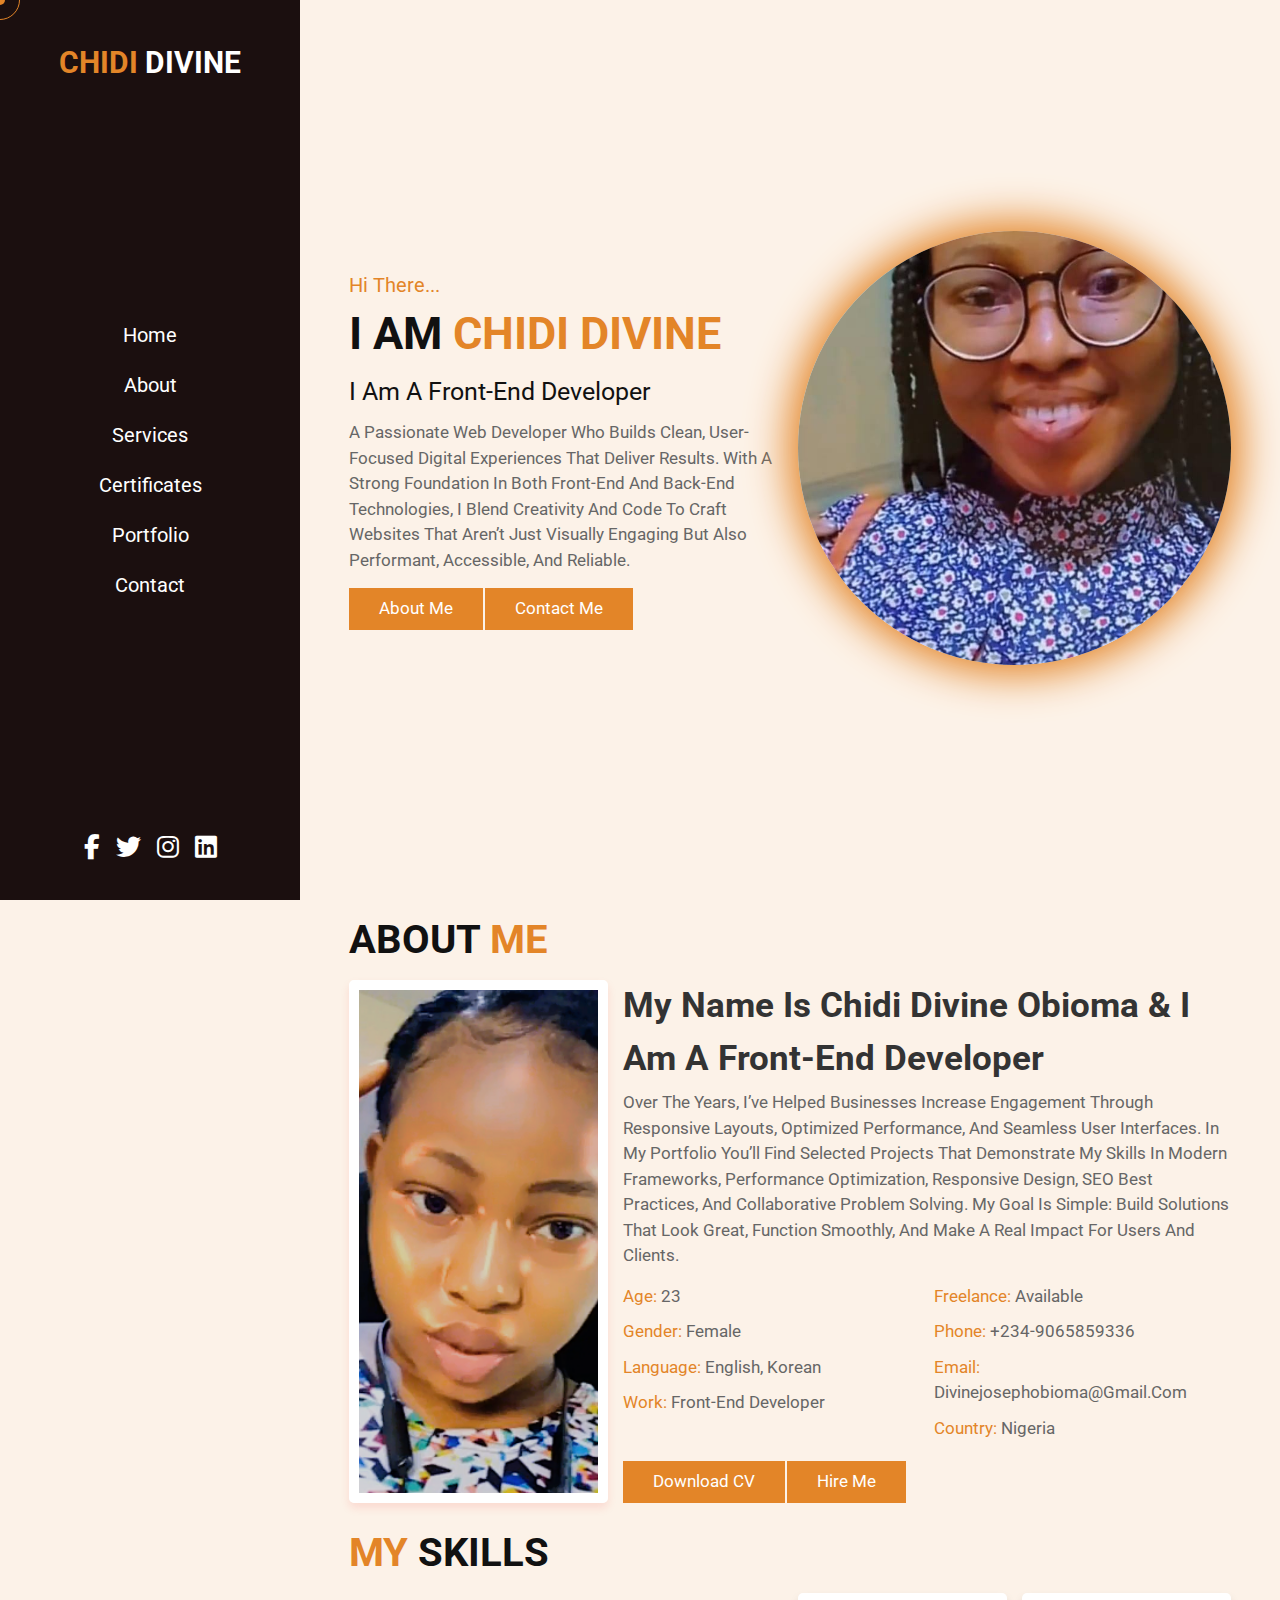
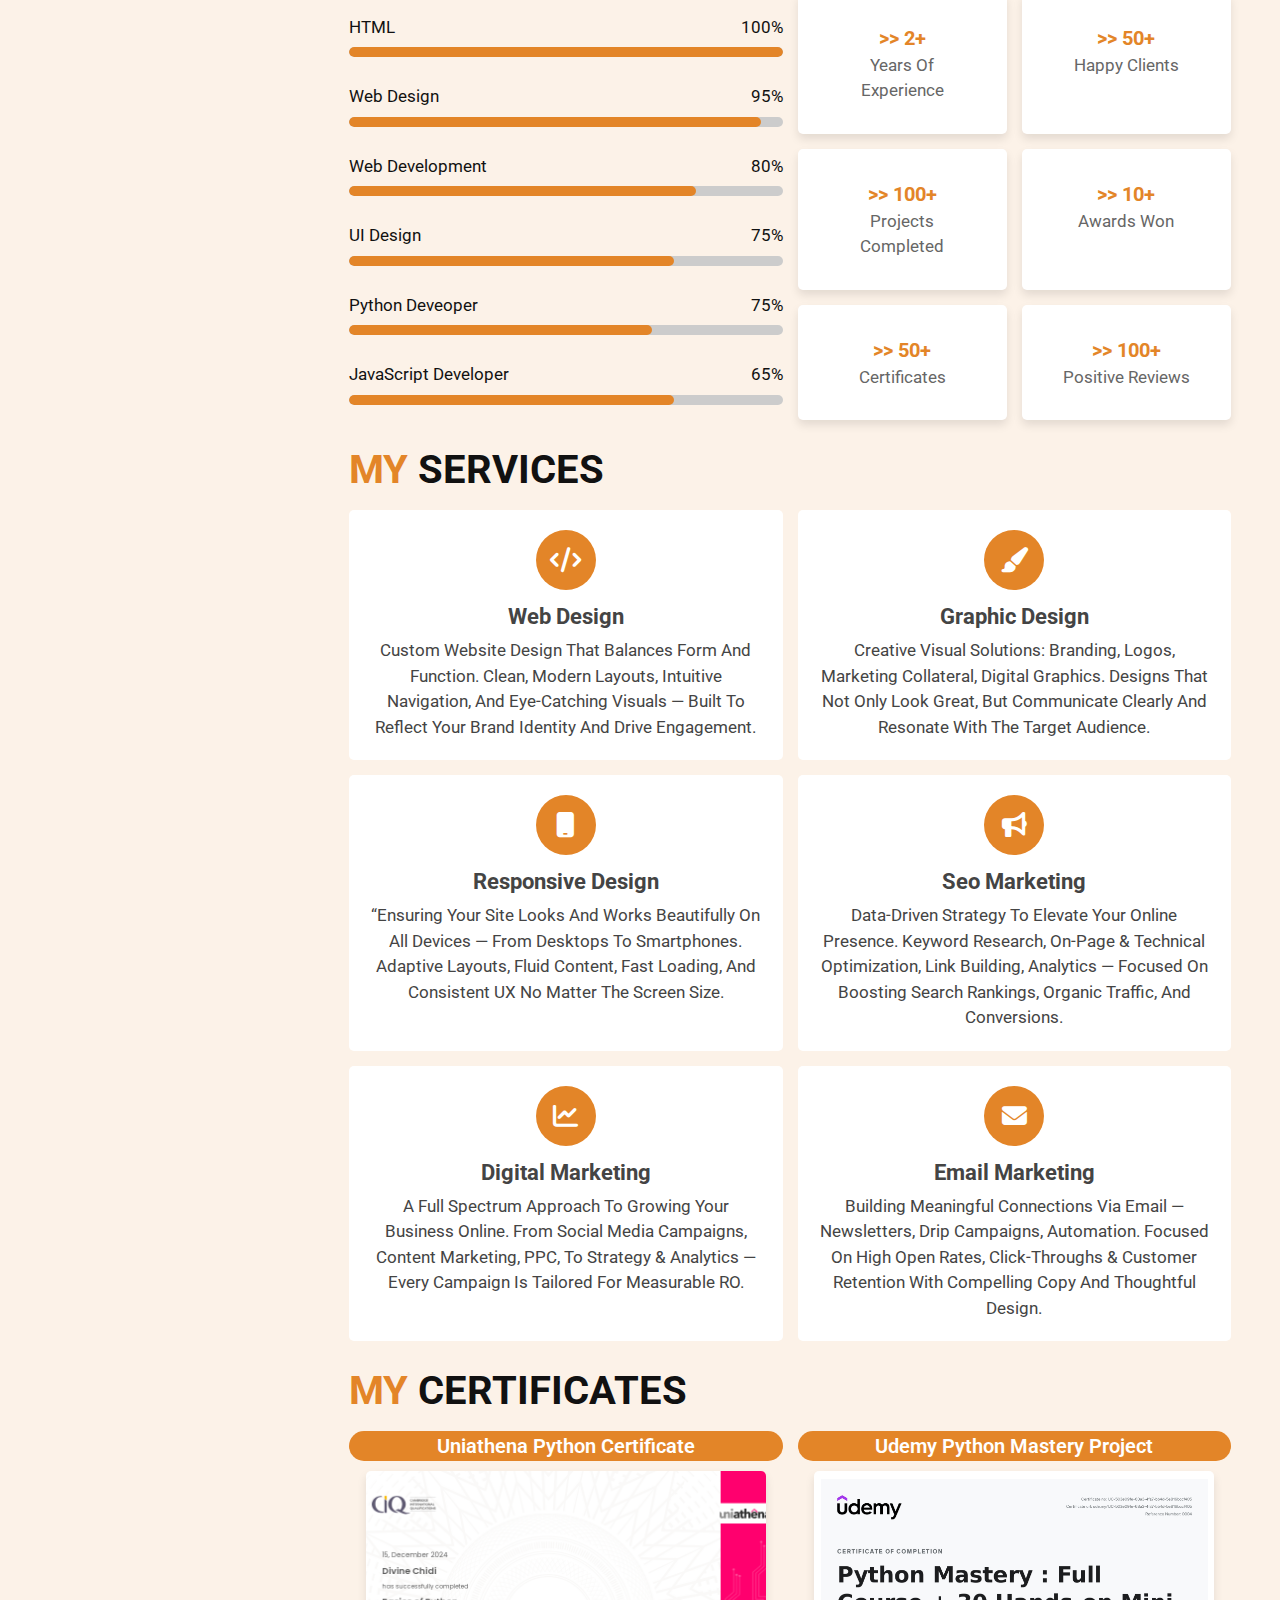
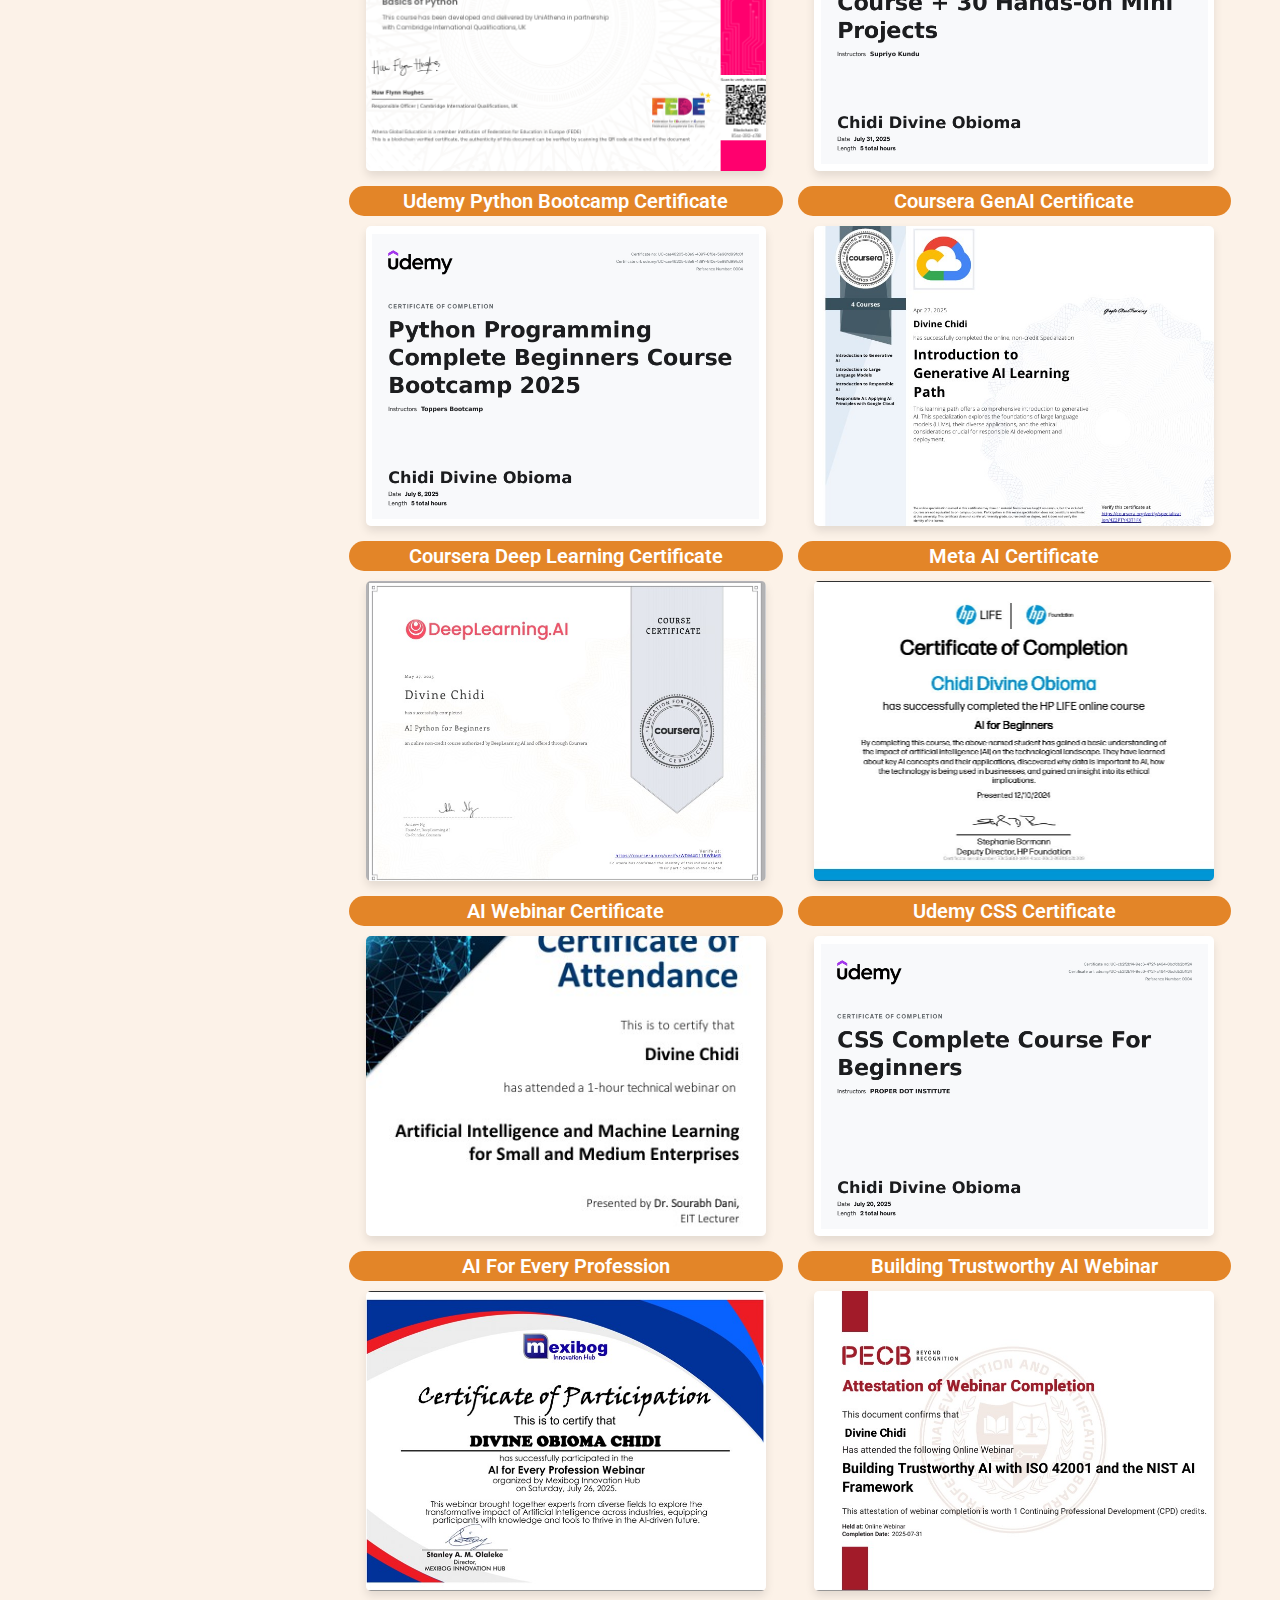
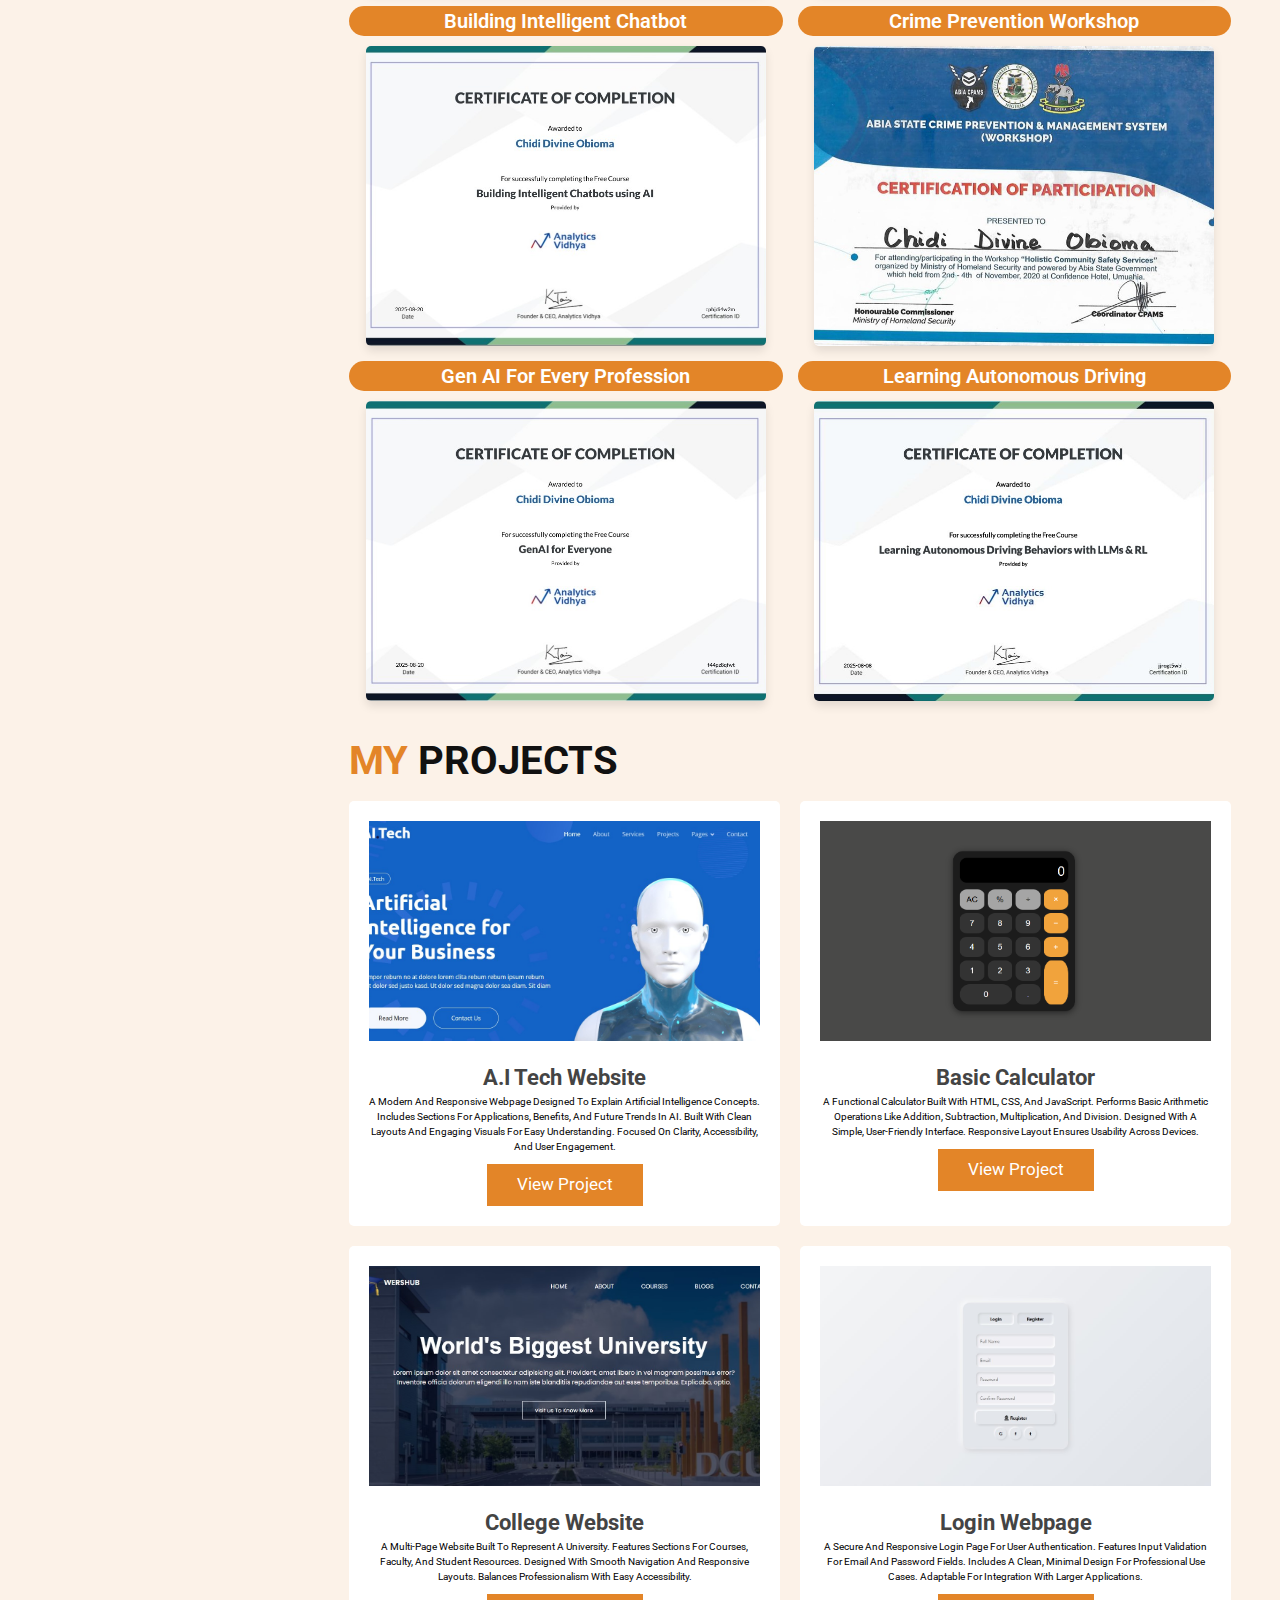
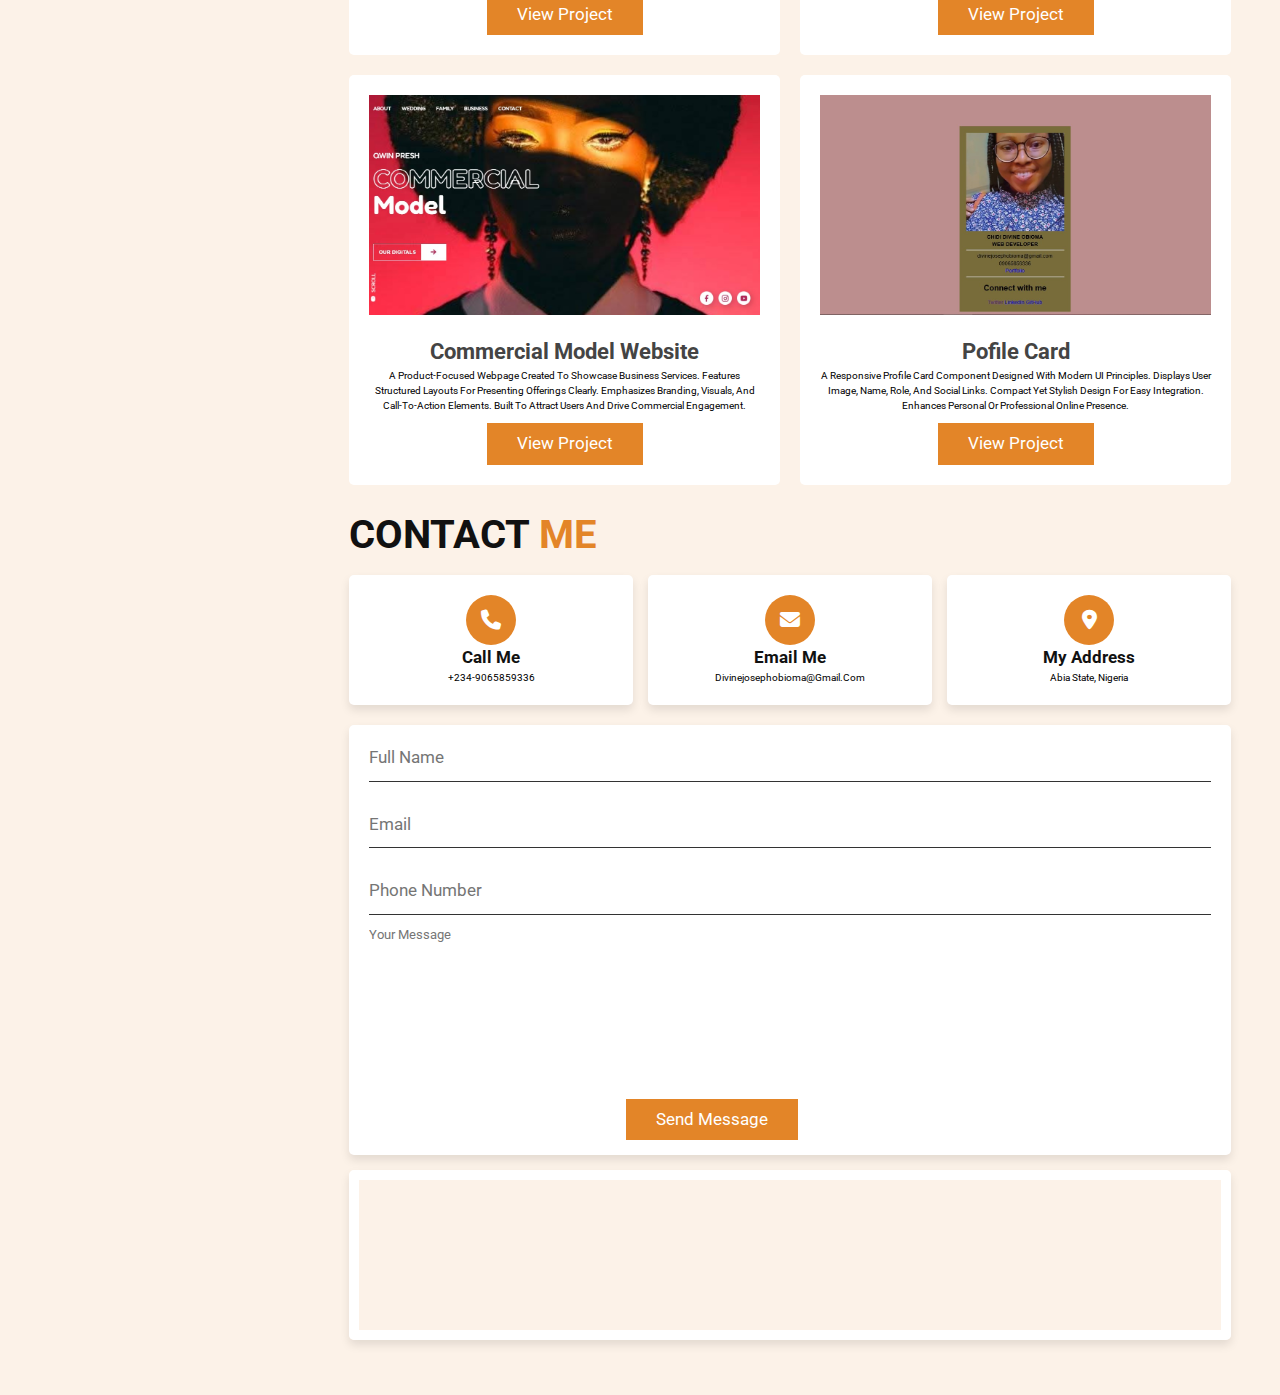
<file: index.html>
<!DOCTYPE html>
<html lang="en">
<head>
    <meta charset="UTF-8">
    <meta http-equiv="X-UA-Compatible" content="IE=edge">
    <meta name="viewport" content="width=device-width, initial-scale=1.0">
    <title>Portfolio</title>
    <link rel="stylesheet" href="style.css">
    <link rel="preconnect" href="https://fonts.googleapis.com">
    <link rel="stylesheet" href="https://cdnjs.cloudflare.com/ajax/libs/font-awesome/6.4.0/css/all.min.css">
</head>
<body>

<!--custom cursors -->
<div class="cursor-1"></div>
<div class="cursor-2"></div>
  
 <div id="menu-bars" class="fas fa-bars"></div>



<!-- Header Section -->

<header>
    
    <a href="#" class="logo"><span>Chidi</span> Divine </a>
    <nav class="navbar">   
        <a href="#home">home</a>
        <a href="about.html">about</a>
        <a href="services.html">services</a>
        <a href="certificates.html">certificates</a>
        <a href="projects.html">portfolio</a>
        <a href="contact.html">contact</a>
    </nav>
    <div class="follow">
        <a href="https://web.facebook.com/me/" class="fab fa-facebook-f"></a>
        <a href="#" class="fab fa-twitter"></a>
        <a href="#" class="fab fa-instagram"></a>
        <a href="#" class="fab fa-linkedin"></a>
    </div>
    
</header>
<!header section end -->

<!-- Home Section starts-->

<section class="home" id="home">
    <div class="content">
       <span class="hi"> hi there... </span>
       <h3>I am <span> Chidi Divine </span></h3>
       <p class="info">I am a front-end developer</p>
       <p class="text">
        a passionate web developer who builds clean,
        user-focused digital experiences that deliver results. 
        With a strong foundation in both front-end and back-end technologies, 
        I blend creativity and code to craft websites that aren’t just visually engaging but also performant, 
        accessible, and reliable.
        </p>
        <a href="#about" class="btn">about me</a>
        <a href="contact.html" class="btn">Contact Me</a>
    </div>
    <div class="image">
        <img src="images/profileimage.jpg" alt="">
    </div>

</section>
<!--home section ends-->


<!--about section starts -->
<section class="about" id="about">

    <h1 class="heading"> about <span> me </span>  </h1>

    <div class="row-1"> 
        <div class="image">
            <img src="images/profileimage1.png" alt="">
        </div>

        <div class="content">
        <h3>
           My Name is Chidi Divine Obioma & I am a Front-End Developer 
        </h3>
        <p>
           Over the years, I’ve helped businesses increase engagement through responsive layouts, optimized performance, and seamless user interfaces. 
           In my portfolio you’ll find selected projects that demonstrate my skills in modern frameworks, performance optimization, responsive design, SEO best practices, 
           and collaborative problem solving. My goal is simple: build solutions that look great, function smoothly, and make a real impact for users and clients.
        </p>
        <div class="box-container">
            <div class="box">
               <p><span>Age:</span> 23 </p>
               <p><span>Gender:</span> Female </p>
               <p><span>Language:</span> English, Korean </p>
               <p><span>Work:</span> Front-End Developer </p>
            </div>

            <div class="box">
               <p><span> Freelance: </span> Available </p>
               <p><span> Phone: </span> +234-9065859336 </p>
               <p><span> Email: </span> divinejosephobioma@gmail.com </p>
               <p><span> Country: </span> Nigeria </p>
               
            </div>
        </div>
        <a href="#" class="btn">Download CV</a>
        <a href="#" class="btn">Hire Me</a>
    </div>

    </div>

   <h1 class="heading"> <span> My </span> Skills </h1>
   
   <div class="row-2">

    <div class="skills">
         <div class="progress">
             <h3> HTML <span> 100% </span></h3>
             <div class="bar"> <span></span></div>
        </div>
        <div class="progress">
          <h3> Web Design <span> 95% </span></h3>
          <div class="bar"> <span></span></div>
       </div>
       <div class="progress">
          <h3> Web Development <span> 80% </span></h3>
          <div class="bar"> <span></span></div>
       </div>
       <div class="progress">
          <h3> UI Design <span> 75% </span></h3>
          <div class="bar"> <span></span></div>
       </div>
       <div class="progress">
          <h3> Python Deveoper <span> 75% </span></h3>
          <div class="bar"> <span></span></div>
       </div>
       <div class="progress">
          <h3> JavaScript Developer <span> 65% </span></h3>
          <div class="bar"> <span></span></div>
       </div>
   
    </div>

    <div class="box-container">

        <div class="box">
            <h3> >> 2+</h3>
            <p>Years of Experience</p>
        </div>

        <div class="box">
            <h3> >> 50+</h3>
            <p>Happy Clients</p>
       </div>
        <div class="box">
            <h3> >> 100+</h3>
            <p>Projects Completed</p>
        </div>

        <div class="box">
            <h3> >> 10+</h3>
            <p>Awards Won</p>
        </div>
        <div class="box">
            <h3> >> 50+</h3>
            <p>Certificates</p>
        </div>

        <div class="box">
            <h3> >> 100+</h3>
            <p>Positive Reviews</p>
        </div>

   </div>    
</section>
<!--about section ends -->




<!-- Service Section starts -->
<section class="service" id="service">
    <h1 class="heading"> <span>My </span> Services </h1>

        <div class="box-container">

            <div class="box">
                <i class="fas fa-code"></i>
                <h3>Web Design</h3>
                <p>Custom website design that balances form and function. Clean, modern layouts, intuitive navigation, and eye-catching visuals — built to reflect your brand identity and drive engagement.</p>
            </div>


            <div class="box">
                <i class="fas fa-paint-brush"></i>
                <h3>Graphic Design</h3>
                <p>Creative visual solutions: branding, logos, marketing collateral, digital graphics. Designs that not only look great, but communicate clearly and resonate with the target audience.</p>
            </div>

            <div class="box">
                <i class="fas fa-mobile"></i>
                <h3>responsive Design</h3>
                <p>“Ensuring your site looks and works beautifully on all devices — from desktops to smartphones. Adaptive layouts, fluid content, fast loading, and consistent UX no matter the screen size.</p>
            </div>
            
            <div class="box">
                <i class="fas fa-bullhorn"></i>
                <h3>Seo Marketing</h3>
                <p>Data-driven strategy to elevate your online presence. Keyword research, on-page & technical optimization, link building, analytics — focused on boosting search rankings, organic traffic, and conversions.</p>
            </div>

            <div class="box">
                <i class="fas fa-chart-line"></i>
                <h3>Digital Marketing</h3>
                <p>A full spectrum approach to growing your business online. From social media campaigns, content marketing, PPC, to strategy & analytics — every campaign is tailored for measurable RO.</p>
            </div>

            <div class="box">
                <i class="fas fa-envelope"></i>
                <h3>Email Marketing</h3>
                <p>Building meaningful connections via email — newsletters, drip campaigns, automation. Focused on high open rates, click-throughs & customer retention with compelling copy and thoughtful design.</p>
            </div>

            
        </div>
</section>
<!-- Service Section ends -->


<!-- Certificate Section starts -->
<section class="certificates" id="certificates">

    <div class="heading">
        <h1 class="heading"><span> My </span> Certificates </h1>
        <div class="box-container">
<div class="box">
                <a href="CERTIFICATES LINKS/(5) BASICS OF  PYTHON CERTIFICATE (5).pdf" target="_blank">
                    <h3>Uniathena Python Certificate</h3>
                    <img src="images/uniathenacertificate.png" alt="Certificate 1">
                </a>
            </div>

            <div class="box">
                <a href="CERTIFICATES LINKS/(14) PYTHON MASTERY PROJECT.pdf" target="_blank">
                    <h3>Udemy Python Mastery Project</h3>
                    <img src="images/UC-503e09fe-68a3-4fa7-bb4d-5e816bccf405.jpg" alt="Certificate 2">
                </a>
                </div>

            <div class="box">
                <a href="CERTIFICATES LINKS/(15) PYTHON PROGRAMMING BEGGINER COURSE CERTIFICATE.pdf" target="_blank">
                    <h3>Udemy Python Bootcamp Certificate</h3>
                    <img src="images/coursera python bootcamp.jpg" alt="Certificate 3">
                </a>
                </div>

            <div class="box">
                <a href="CERTIFICATES LINKS/(12) GENAI CERTIFICATE.pdf" target="_blank">
                    <h3> Coursera GenAI Certificate</h3>
                    <img src="images/Screenshot 2025-08-06 140945.jpg" alt="Certificate 4">
                </a>
                </div>

            <div class="box">
                <a href="CERTIFICATES LINKS/(4) ARTIFICIAL INTELLIGENCE FOR BEGINNERS CERTIFICATE (4).pdf" target="_blank">
                    <h3>Coursera Deep Learning Certificate</h3>
                    <img src="images/Screenshot 2025-08-06 144529.jpg" alt="Certificate 5">
                </a>
                </div>

            <div class="box">
                <a href="CERTIFICATES/certificate.pdf" target="_blank">
                    <h3>Meta AI Certificate</h3>
                    <img src="images/meta ai certificate.jpg" alt="Certificate 6">
                </a>
                </div>

            <div class="box">
                <a href="CERTIFICATES/EIT_Certificate_of_Attendance_14November2024.pdf" target="_blank">
                    <h3>AI Webinar Certificate</h3>
                    <img src="images/webiner.jpg" alt="Certificate 7">
                </a>
                </div>

            <div class="box">
                <a href="CERTIFICATES/UDEMYCSS.pdf" target="_blank">
                    <h3>Udemy CSS Certificate</h3>
                    <img src="images/UDEMYCSS CERTIFICATE.jpg" alt="Certificate 8">
                </a>
                </div>

                <div class="box">
                <a href="CERTIFICATES LINKS/(7)AI FOR EVERY PROFESSION WEBINER CERTIFICATE.pdf" target="_blank">
                    <h3>AI For Every Profession</h3>
                    <img src="images/AI FOR EVERY PROFESSION.jpg" alt="Certificate 8">
                </a>
                </div>

                <div class="box">
                <a href="CERTIFICATES LINKS/(9) BUIDING TRUST WORTHY AI WEBINER CERTIFICATE.pdf" target="_blank">
                    <h3>Building Trustworthy AI Webinar</h3>
                    <img src="images/BUILDING TRUST WORTHY AI.jpg" alt="Certificate 8">
                </a>
                </div>

                <div class="box">
                <a href="CERTIFICATES LINKS/(10) BUILDING INTELLIGENT CHAT BOTS USING AI.pdf" target="_blank">
                    <h3>Building Intelligent Chatbot</h3>
                    <img src="images/BUILDING INTELLIGENT CHATBOT.jpg" alt="Certificate 8">
                </a>
                </div>

                <div class="box">
                <a href="CERTIFICATES LINKS/(3) CRIME PREVENTION & MANAGEMENT SYSTEM WORKSHOP (3).pdf" target="_blank">
                    <h3>Crime Prevention Workshop</h3>
                    <img src="images/CRIME PREVENTION WORKSHOP.jpg" alt="Certificate 8">
                </a>
                </div>

                <div class="box">
                <a href="CERTIFICATES LINKS/(11) GEN AI FOR EVERYBODY COURSE CERTIFICATE.pdf" target="_blank">
                    <h3>Gen AI For Every Profession</h3>
                    <img src="images/GEN AI FOR EVERYBODY.jpg" alt="Certificate 8">
                </a>
                </div>

                <div class="box">
                <a href="CERTIFICATES LINKS/(13) LERNING AUTONOMOUS DRIVING.pdf" target="_blank">
                    <h3>Learning Autonomous Driving</h3>
                    <img src="images/LEARNING AUTONOMOUS DRIVING.jpg" alt="Certificate 8">
                </a>
                </div>



        </div>
    </div>
</section>
<!-- Certificate Section ends -->

<!--projects section starts -->

<section class="projects" id="projects">
    <h1 class="heading"> <span>My </span> Projects </h1>
        <div class="box-container">

            <div class="box">
                <img src="images/ARTIFICIAL IMAGE.jpg" alt="">
                <h3>A.I Tech Website</h3>
                <p>A modern and responsive webpage designed to explain Artificial Intelligence concepts.
                    Includes sections for applications, benefits, and future trends in AI.
                    Built with clean layouts and engaging visuals for easy understanding.
                    Focused on clarity, accessibility, and user engagement.</p>
                <a href="https://divine-obioma.github.io/artificial-intelligence-webpage/" class="btn">View Project</a>
            </div>

            <div class="box">
                <img src="images/CALCULATOR IMAGE.png" alt="">
                <h3>Basic Calculator</h3>
                <p>A functional calculator built with HTML, CSS, and JavaScript.
                    Performs basic arithmetic operations like addition, subtraction, multiplication, and division.
                    Designed with a simple, user-friendly interface.
                    Responsive layout ensures usability across devices.</p>
                <a href="https://divine-obioma.github.io/basic-calculator/" class="btn">View Project</a>
            </div>

            <div class="box">
                <img src="images/SCHOOL WEBSITE IMAGE.jpg" alt="">
                <h3>College Website</h3>
                <p>A multi-page website built to represent a university.
                    Features sections for courses, faculty, and student resources.
                    Designed with smooth navigation and responsive layouts.
                    Balances professionalism with easy accessibility.
                </p>
                <a href="https://divine-obioma.github.io/college-website/" class="btn">View Project</a>
            </div>

            <div class="box">
                <img src="images/LOGIN-WEB-PAGE.jpg" alt="">
                <h3>Login Webpage</h3>
                <p>A secure and responsive login page for user authentication.
                    Features input validation for email and password fields.
                    Includes a clean, minimal design for professional use cases.
                    Adaptable for integration with larger applications.</p>
                <a href="https://divine-obioma.github.io/login-web-page/" class="btn">View Project</a>
            </div>

            <div class="box">
                <img src="images/MODEL WEBSITE IMAGE.jpg" alt="">
                <h3>Commercial Model website</h3>
                <p>A product-focused webpage created to showcase business services.
                    Features structured layouts for presenting offerings clearly.
                    Emphasizes branding, visuals, and call-to-action elements.
                    Built to attract users and drive commercial engagement.</p>
                <a href="https://divine-obioma.github.io/commercial-model-webpage/" class="btn">View Project</a>
            </div>

            <div class="box">
                <img src="images/PROFILE CARD IMAGE.jpg" alt="">
                <h3>Pofile Card</h3>
                <p>A responsive profile card component designed with modern UI principles.
                    Displays user image, name, role, and social links.
                    Compact yet stylish design for easy integration.
                    Enhances personal or professional online presence.</p>
                <a href="https://divine-obioma.github.io/profile-card/" class="btn">View Project</a>
            </div>
            
        </div>
</section>
<!--projects section ends -->

<!--contact section starts-->


<section class="contact" id="contact">

   <h1 class="heading"> Contact <span> Me </span></h1>
   <div class="icons-container">
        <div class="icons">
            <i class="fas fa-phone"></i>
            <h3>Call Me</h3>
            <p>+234-9065859336</p>
        </div>

        <div class="icons">
            <i class="fas fa-envelope"></i>
            <h3>Email Me</h3>
            <p>divinejosephobioma@gmail.com</p>
        </div>

        <div class="icons">
            <i class="fas fa-map-marker-alt"></i>
            <h3>My Address</h3> 
            <p>Abia State, Nigeria</p>
        </div>                    
   </div>

   <div class="row">
    <form action="#" method="post">

        <input type="text" placeholder="Full Name" class="box" required>
        <input type="email" placeholder="Email" class="box" required>
        <input type="text" placeholder="Phone Number" class="box" required>

        <textarea name="" id="" cols="30" rows="10" placeholder="Your Message"></textarea>
        <input type="submit" value="Send Message" class="btn">
    </form>

    <iframe  class="map" src="https://www.google.com/maps/embed?pb=!1m18!1m12!1m3!1d3973.
    665842068871!2d7.324109499999999!3d5.157358!2m3!1f0!2f0!3f0!3m2!1i1024!2i768!4f13.
    1!3m3!1m2!1s0x10429b4214ab774b%3A0xfff9556e07c86707!2sOsisioma%20Ngwa%20Lga%20Headquarters!5e0!3m2!1sen!2sng!4v1754524887153!5m2!1sen!2sng" allowfullscreen="" loading="lazy" referrerpolicy="no-referrer-when-downgrade"></iframe>
   </div>
    
</section>


<!--contact section ends-->





  <script src="script.js"></script>  
</body>
</html>
</file>
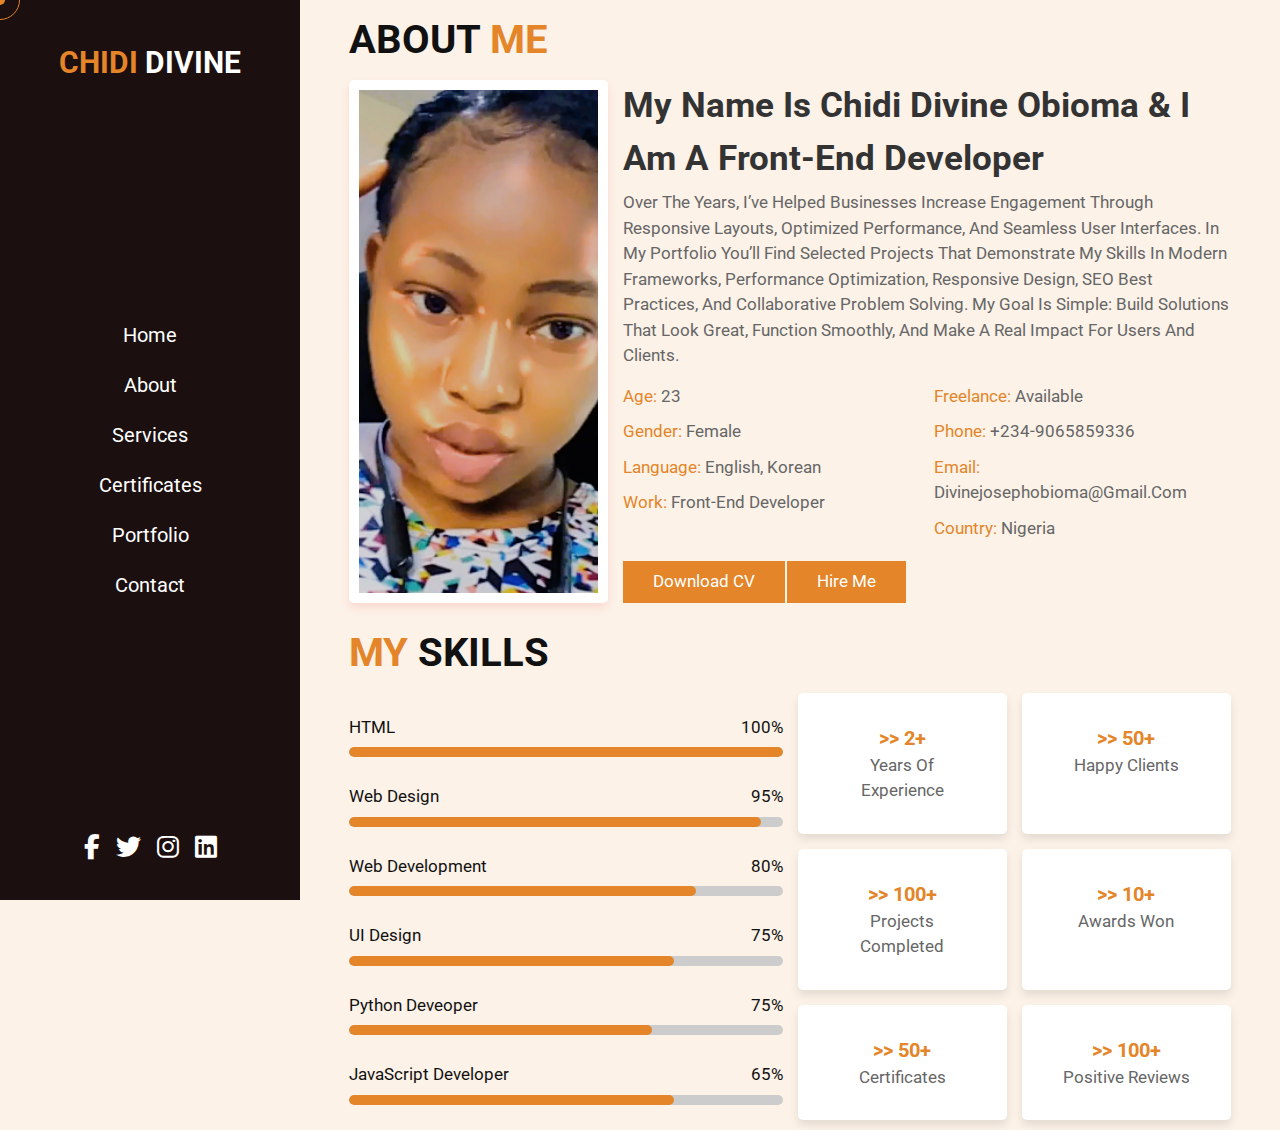
<file: about.html>
<!DOCTYPE html>
<html lang="en">
<head>
    <meta charset="UTF-8">
    <meta name="viewport" content="width=device-width, initial-scale=1.0">
    <title>Contact - Chidi Divine</title>
    <link rel="stylesheet" href="style.css">
    <link rel="stylesheet" href="https://cdnjs.cloudflare.com/ajax/libs/font-awesome/6.4.0/css/all.min.css">
</head>
<body>



    <!--custom cursors -->
<div class="cursor-1"></div>
<div class="cursor-2"></div>
  
<div id="menu-bars" class="fas fa-bars"></div>

<!-- Header Section -->

<header>
    
    <a href="#" class="logo"><span>Chidi</span> Divine </a>
    <nav class="navbar">   
        <a href="index.html">home</a>
        <a href="about.html">about</a>
        <a href="services.html">services</a>
        <a href="certificates.html">certificates</a>
        <a href="#portfolio">portfolio</a>
        <a href="contact.html">contact</a>
    </nav>
    <div class="follow">
        <a href="https://web.facebook.com/me/" class="fab fa-facebook-f"></a>
        <a href="#" class="fab fa-twitter"></a>
        <a href="#" class="fab fa-instagram"></a>
        <a href="#" class="fab fa-linkedin"></a>
    </div>
    
</header>
<!--header section end -->

<!--about section starts -->
<section class="about" id="about">

    <h1 class="heading"> about <span> me </span>  </h1>

    <div class="row-1"> 
        <div class="image">
            <img src="images/profileimage1.png" alt="">
        </div>

        <div class="content">
        <h3>
           My Name is Chidi Divine Obioma & I am a Front-End Developer 
        </h3>
        <p>
           Over the years, I’ve helped businesses increase engagement through responsive layouts, optimized performance, and seamless user interfaces. 
           In my portfolio you’ll find selected projects that demonstrate my skills in modern frameworks, performance optimization, responsive design, SEO best practices, 
           and collaborative problem solving. My goal is simple: build solutions that look great, function smoothly, and make a real impact for users and clients.
        </p>
        <div class="box-container">
            <div class="box">
               <p><span>Age:</span> 23 </p>
               <p><span>Gender:</span> Female </p>
               <p><span>Language:</span> English, Korean </p>
               <p><span>Work:</span> Front-End Developer </p>
            </div>

            <div class="box">
               <p><span> Freelance: </span> Available </p>
               <p><span> Phone: </span> +234-9065859336 </p>
               <p><span> Email: </span> divinejosephobioma@gmail.com </p>
               <p><span> Country: </span> Nigeria </p>
               
            </div>
        </div>
        <a href="#" class="btn">Download CV</a>
        <a href="#" class="btn">Hire Me</a>
    </div>

    </div>

   <h1 class="heading"> <span> My </span> Skills </h1>
   
   <div class="row-2">

    <div class="skills">
         <div class="progress">
             <h3> HTML <span> 100% </span></h3>
             <div class="bar"> <span></span></div>
        </div>
        <div class="progress">
          <h3> Web Design <span> 95% </span></h3>
          <div class="bar"> <span></span></div>
       </div>
       <div class="progress">
          <h3> Web Development <span> 80% </span></h3>
          <div class="bar"> <span></span></div>
       </div>
       <div class="progress">
          <h3> UI Design <span> 75% </span></h3>
          <div class="bar"> <span></span></div>
       </div>
       <div class="progress">
          <h3> Python Deveoper <span> 75% </span></h3>
          <div class="bar"> <span></span></div>
       </div>
       <div class="progress">
          <h3> JavaScript Developer <span> 65% </span></h3>
          <div class="bar"> <span></span></div>
       </div>
   
    </div>

    <div class="box-container">

        <div class="box">
            <h3> >> 2+</h3>
            <p>Years of Experience</p>
        </div>

        <div class="box">
            <h3> >> 50+</h3>
            <p>Happy Clients</p>
       </div>
        <div class="box">
            <h3> >> 100+</h3>
            <p>Projects Completed</p>
        </div>

        <div class="box">
            <h3> >> 10+</h3>
            <p>Awards Won</p>
        </div>
        <div class="box">
            <h3> >> 50+</h3>
            <p>Certificates</p>
        </div>

        <div class="box">
            <h3> >> 100+</h3>
            <p>Positive Reviews</p>
        </div>

   </div>    
</section>
<!--about section ends -->


    
    <script src="script.js"></script>
</body>
</html>
</file>
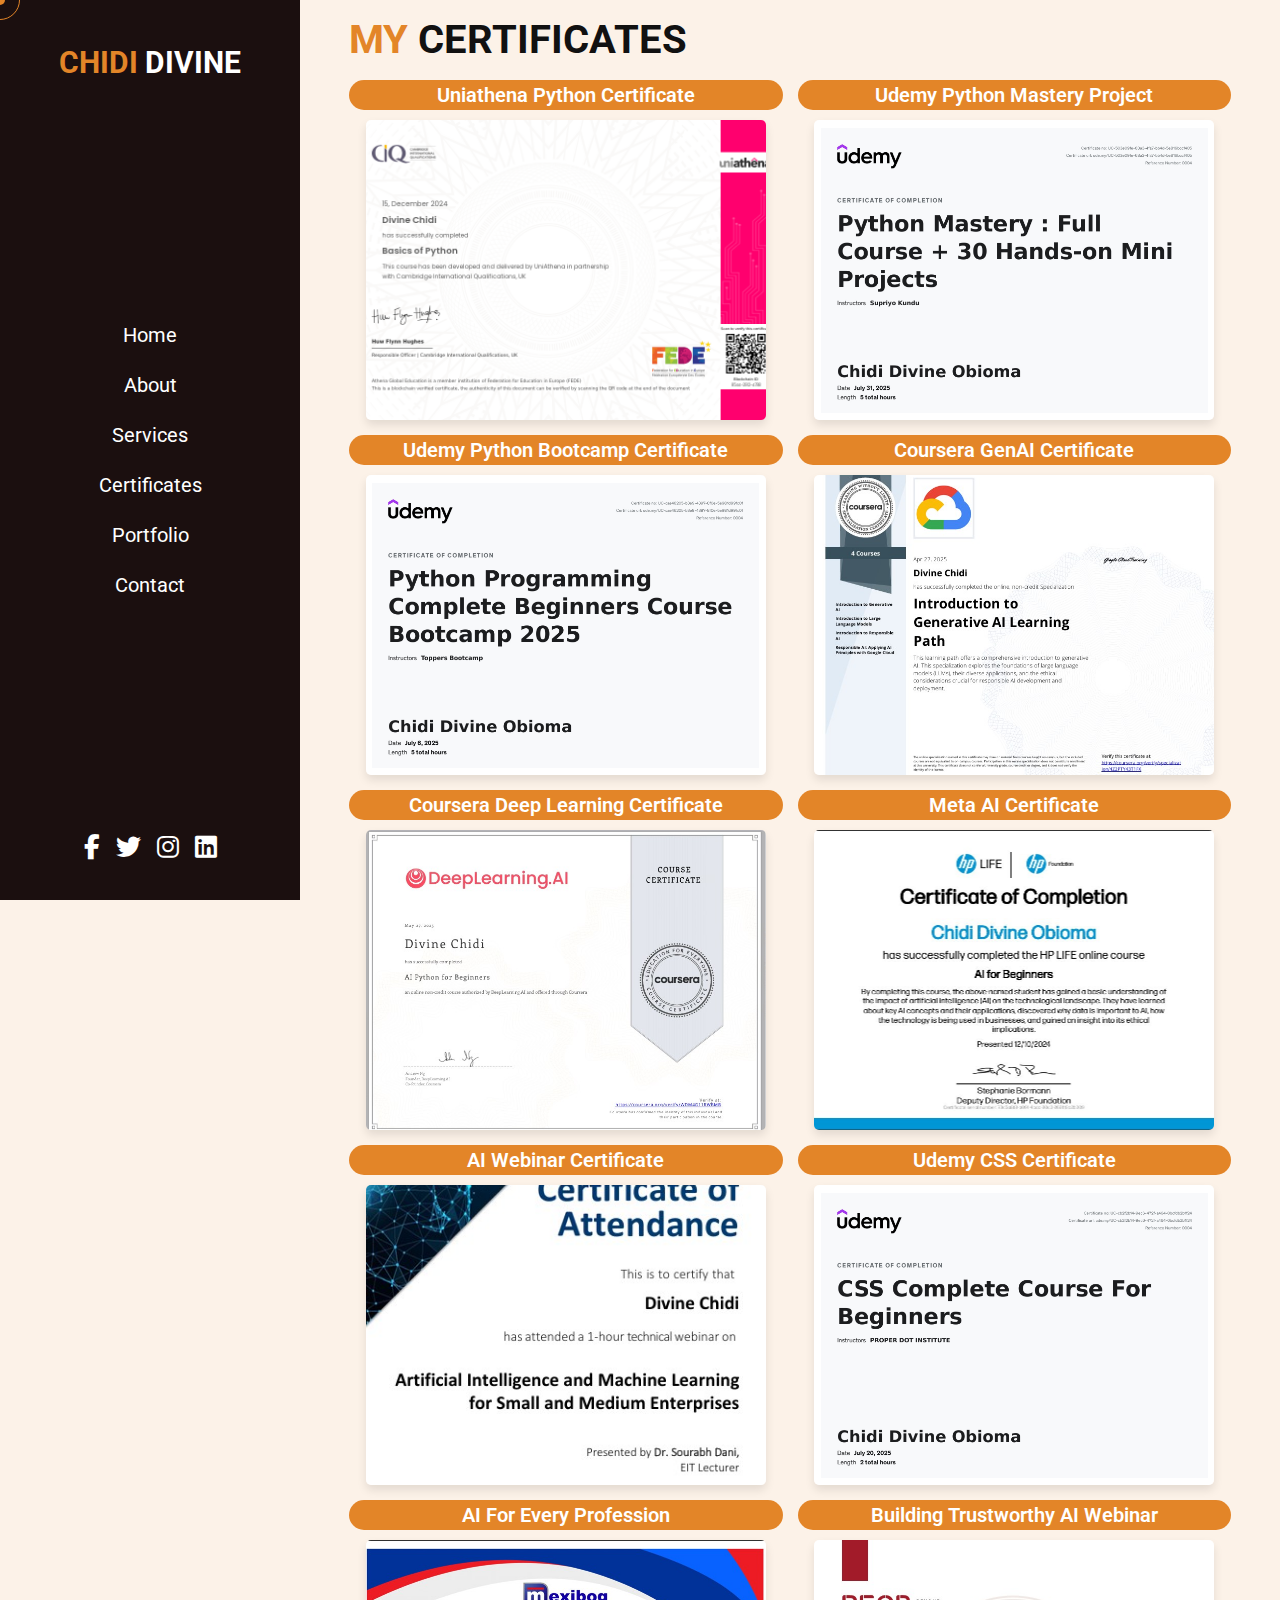
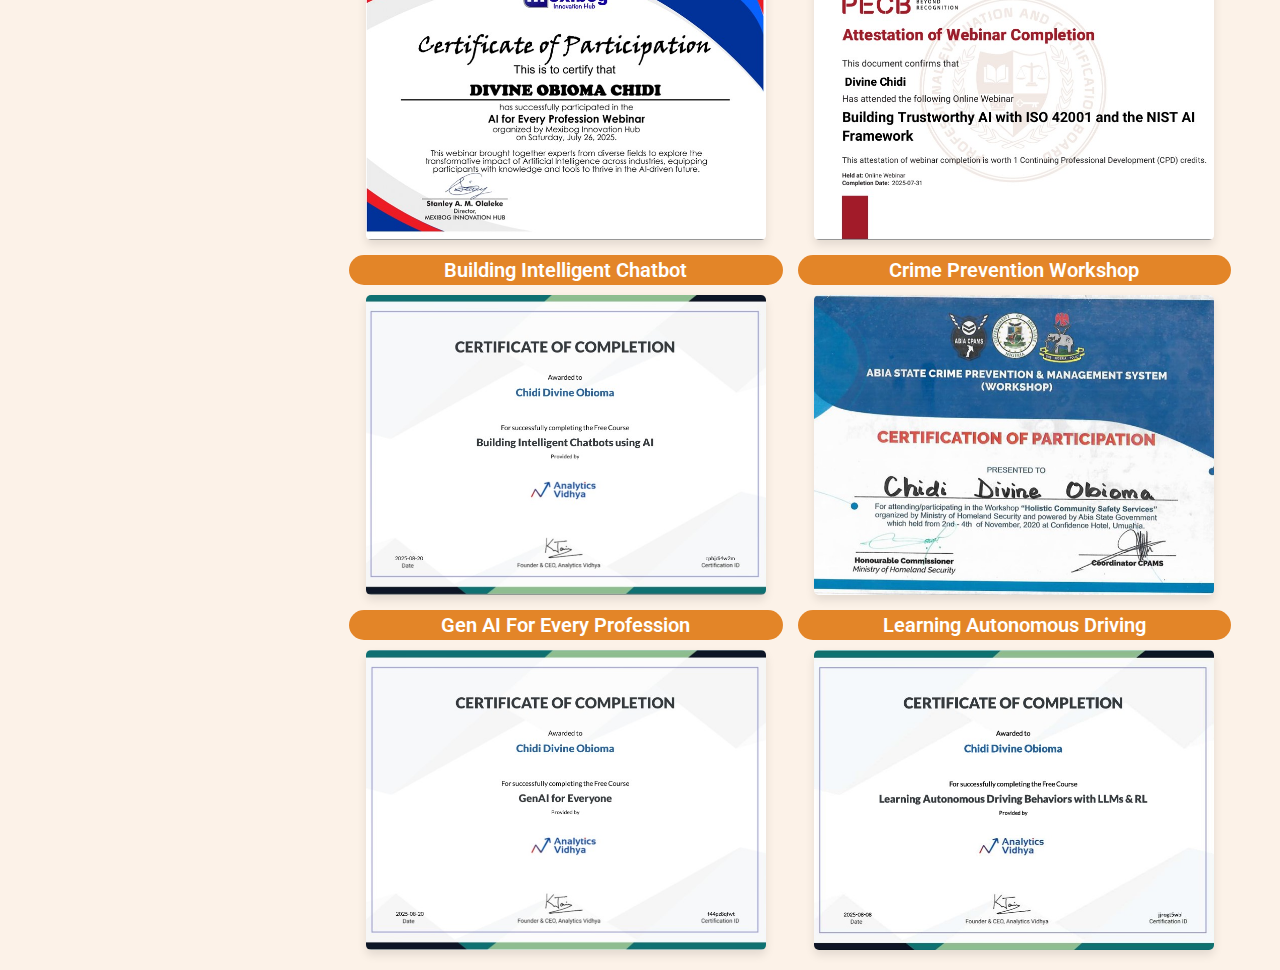
<file: certificates.html>
<!DOCTYPE html>
<html lang="en">
<head>
    <meta charset="UTF-8">
    <meta name="viewport" content="width=device-width, initial-scale=1.0">
    <title>Contact - Chidi Divine</title>
    <link rel="stylesheet" href="style.css">
    <link rel="stylesheet" href="https://cdnjs.cloudflare.com/ajax/libs/font-awesome/6.4.0/css/all.min.css">
</head>
<body>

    <!--custom cursors -->
<div class="cursor-1"></div>
<div class="cursor-2"></div>
  
 <div id="menu-bars" class="fas fa-bars"></div>

<!-- Header Section -->

<header>
    
    <a href="#" class="logo"><span>Chidi</span> Divine </a>
    <nav class="navbar">   
        <a href="index.html">home</a>
        <a href="about.html">about</a>
        <a href="services.html">services</a>
        <a href="certificates.html">certificates</a>
        <a href="#portfolio">portfolio</a>
        <a href="contact.html">contact</a>
    </nav>
    <div class="follow">
        <a href="https://web.facebook.com/me/" class="fab fa-facebook-f"></a>
        <a href="#" class="fab fa-twitter"></a>
        <a href="#" class="fab fa-instagram"></a>
        <a href="#" class="fab fa-linkedin"></a>
    </div>
    
</header>
<!--header section end -->


<!-- Certificate Section starts -->
<section class="certificates" id="certificates">

    <div class="heading">
        <h1 class="heading"><span> My </span> Certificates </h1>
        <div class="box-container">
            <div class="box">
                <a href="CERTIFICATES LINKS/(5) BASICS OF  PYTHON CERTIFICATE (5).pdf" target="_blank">
                    <h3>Uniathena Python Certificate</h3>
                    <img src="images/uniathenacertificate.png" alt="Certificate 1">
                </a>
            </div>

            <div class="box">
                <a href="CERTIFICATES LINKS/(14) PYTHON MASTERY PROJECT.pdf" target="_blank">
                    <h3>Udemy Python Mastery Project</h3>
                    <img src="images/UC-503e09fe-68a3-4fa7-bb4d-5e816bccf405.jpg" alt="Certificate 2">
                </a>
                </div>

            <div class="box">
                <a href="CERTIFICATES LINKS/(15) PYTHON PROGRAMMING BEGGINER COURSE CERTIFICATE.pdf" target="_blank">
                    <h3>Udemy Python Bootcamp Certificate</h3>
                    <img src="images/coursera python bootcamp.jpg" alt="Certificate 3">
                </a>
                </div>

            <div class="box">
                <a href="CERTIFICATES LINKS/(12) GENAI CERTIFICATE.pdf" target="_blank">
                    <h3> Coursera GenAI Certificate</h3>
                    <img src="images/Screenshot 2025-08-06 140945.jpg" alt="Certificate 4">
                </a>
                </div>

            <div class="box">
                <a href="CERTIFICATES LINKS/(4) ARTIFICIAL INTELLIGENCE FOR BEGINNERS CERTIFICATE (4).pdf" target="_blank">
                    <h3>Coursera Deep Learning Certificate</h3>
                    <img src="images/Screenshot 2025-08-06 144529.jpg" alt="Certificate 5">
                </a>
                </div>

            <div class="box">
                <a href="CERTIFICATES/certificate.pdf" target="_blank">
                    <h3>Meta AI Certificate</h3>
                    <img src="images/meta ai certificate.jpg" alt="Certificate 6">
                </a>
                </div>

            <div class="box">
                <a href="CERTIFICATES/EIT_Certificate_of_Attendance_14November2024.pdf" target="_blank">
                    <h3>AI Webinar Certificate</h3>
                    <img src="images/webiner.jpg" alt="Certificate 7">
                </a>
                </div>

            <div class="box">
                <a href="CERTIFICATES/UDEMYCSS.pdf" target="_blank">
                    <h3>Udemy CSS Certificate</h3>
                    <img src="images/UDEMYCSS CERTIFICATE.jpg" alt="Certificate 8">
                </a>
                </div>

                <div class="box">
                <a href="CERTIFICATES LINKS/(7)AI FOR EVERY PROFESSION WEBINER CERTIFICATE.pdf" target="_blank">
                    <h3>AI For Every Profession</h3>
                    <img src="images/AI FOR EVERY PROFESSION.jpg" alt="Certificate 8">
                </a>
                </div>

                <div class="box">
                <a href="CERTIFICATES LINKS/(9) BUIDING TRUST WORTHY AI WEBINER CERTIFICATE.pdf" target="_blank">
                    <h3>Building Trustworthy AI Webinar</h3>
                    <img src="images/BUILDING TRUST WORTHY AI.jpg" alt="Certificate 8">
                </a>
                </div>

                <div class="box">
                <a href="CERTIFICATES LINKS/(10) BUILDING INTELLIGENT CHAT BOTS USING AI.pdf" target="_blank">
                    <h3>Building Intelligent Chatbot</h3>
                    <img src="images/BUILDING INTELLIGENT CHATBOT.jpg" alt="Certificate 8">
                </a>
                </div>

                <div class="box">
                <a href="CERTIFICATES LINKS/(3) CRIME PREVENTION & MANAGEMENT SYSTEM WORKSHOP (3).pdf" target="_blank">
                    <h3>Crime Prevention Workshop</h3>
                    <img src="images/CRIME PREVENTION WORKSHOP.jpg" alt="Certificate 8">
                </a>
                </div>

                <div class="box">
                <a href="CERTIFICATES LINKS/(11) GEN AI FOR EVERYBODY COURSE CERTIFICATE.pdf" target="_blank">
                    <h3>Gen AI For Every Profession</h3>
                    <img src="images/GEN AI FOR EVERYBODY.jpg" alt="Certificate 8">
                </a>
                </div>

                <div class="box">
                <a href="CERTIFICATES LINKS/(13) LERNING AUTONOMOUS DRIVING.pdf" target="_blank">
                    <h3>Learning Autonomous Driving</h3>
                    <img src="images/LEARNING AUTONOMOUS DRIVING.jpg" alt="Certificate 8">
                </a>
                </div>


        </div>
    </div>
</section>
<!-- Certificate Section ends -->

    <script src="script.js"></script>
</body>
</html>
</file>
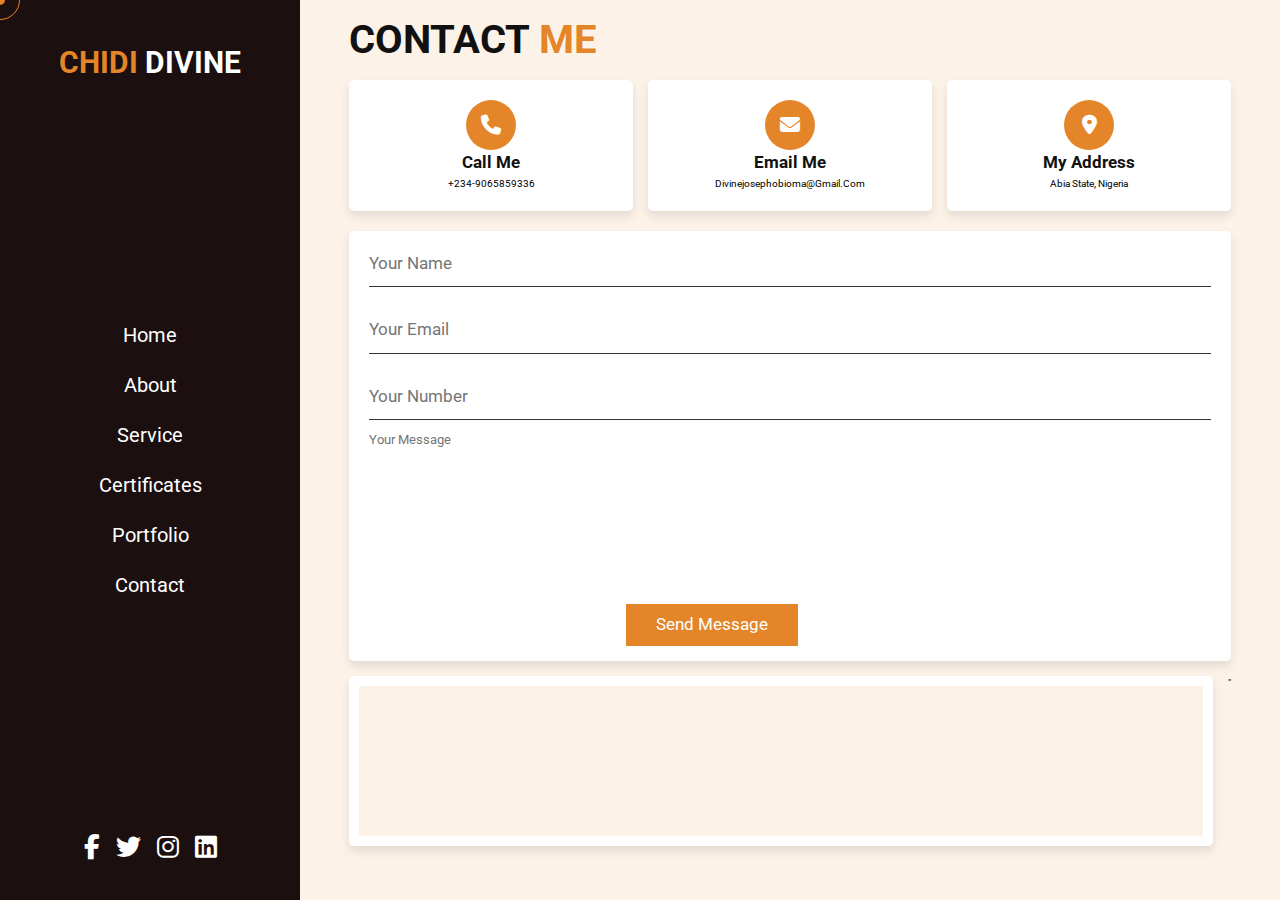
<file: contact.html>
<!DOCTYPE html>
<html lang="en">
<head>
    <meta charset="UTF-8">
    <meta name="viewport" content="width=device-width, initial-scale=1.0">
    <title>Contact - Chidi Divine</title>
    <link rel="stylesheet" href="style.css">
    <link rel="stylesheet" href="https://cdnjs.cloudflare.com/ajax/libs/font-awesome/6.4.0/css/all.min.css">
</head>
<body>


<!--custom cursors -->
<div class="cursor-1"></div>
<div class="cursor-2"></div>
  
 <div id="menu-bars" class="fas fa-bars"></div>


<!-- Header Section -->

<header>
    
    <a href="#" class="logo"><span>Chidi</span> Divine </a>
    <nav class="navbar">   
        <a href="index.html">home</a>
        <a href="about.html">about</a>
        <a href="services.html">service</a>
        <a href="certificates.html">certificates</a>
        <a href="#portfolio">portfolio</a>
        <a href="contact.html">contact</a>
    </nav>
    <div class="follow">
        <a href="https://web.facebook.com/me/" class="fab fa-facebook-f"></a>
        <a href="#" class="fab fa-twitter"></a>
        <a href="#" class="fab fa-instagram"></a>
        <a href="#" class="fab fa-linkedin"></a>
    </div>
    
</header>
<!--header section end -->


<!-- Contact Section -->
    <!-- Optional: Add your header/nav here -->
    <section class="contact" id="contact">

   <h1 class="heading"> Contact <span> Me </span></h1>
   <div class="icons-container">
        <div class="icons">
            <i class="fas fa-phone"></i>
            <h3>Call Me</h3>
            <p>+234-9065859336</p>
        </div>

        <div class="icons">
            <i class="fas fa-envelope"></i>
            <h3>Email Me</h3>
            <p>divinejosephobioma@gmail.com</p>
        </div>

        <div class="icons">
            <i class="fas fa-map-marker-alt"></i>
            <h3>My Address</h3> 
            <p>Abia State, Nigeria</p>
        </div>                    
   </div>

   <div class="row">
    <form action="">

        <input type="text" placeholder="Your Name" class="box" required>
        <input type="email" placeholder="Your Email" class="box" required>
        <input type="text" placeholder="Your Number" class="box" required>

        <textarea name="" id="" cols="30" rows="10" placeholder="Your Message"></textarea>

        <input type="submit" value="Send Message" class="btn">
    </form>

    <iframe  class="map" src="https://www.google.com/maps/embed?pb=!1m18!1m12!1m3!1d3973.
    665842068871!2d7.324109499999999!3d5.157358!2m3!1f0!2f0!3f0!3m2!1i1024!2i768!4f13.
    1!3m3!1m2!1s0x10429b4214ab774b%3A0xfff9556e07c86707!2sOsisioma%20Ngwa%20Lga%20Headquarters!5e0!3m2!1sen!2sng!4v1754524887153!5m2!1sen!2sng" allowfullscreen="" loading="lazy" referrerpolicy="no-referrer-when-downgrade"></iframe>"
   </div>
    
</section>
    <script src="script.js"></script>
</body>
</html>
</file>
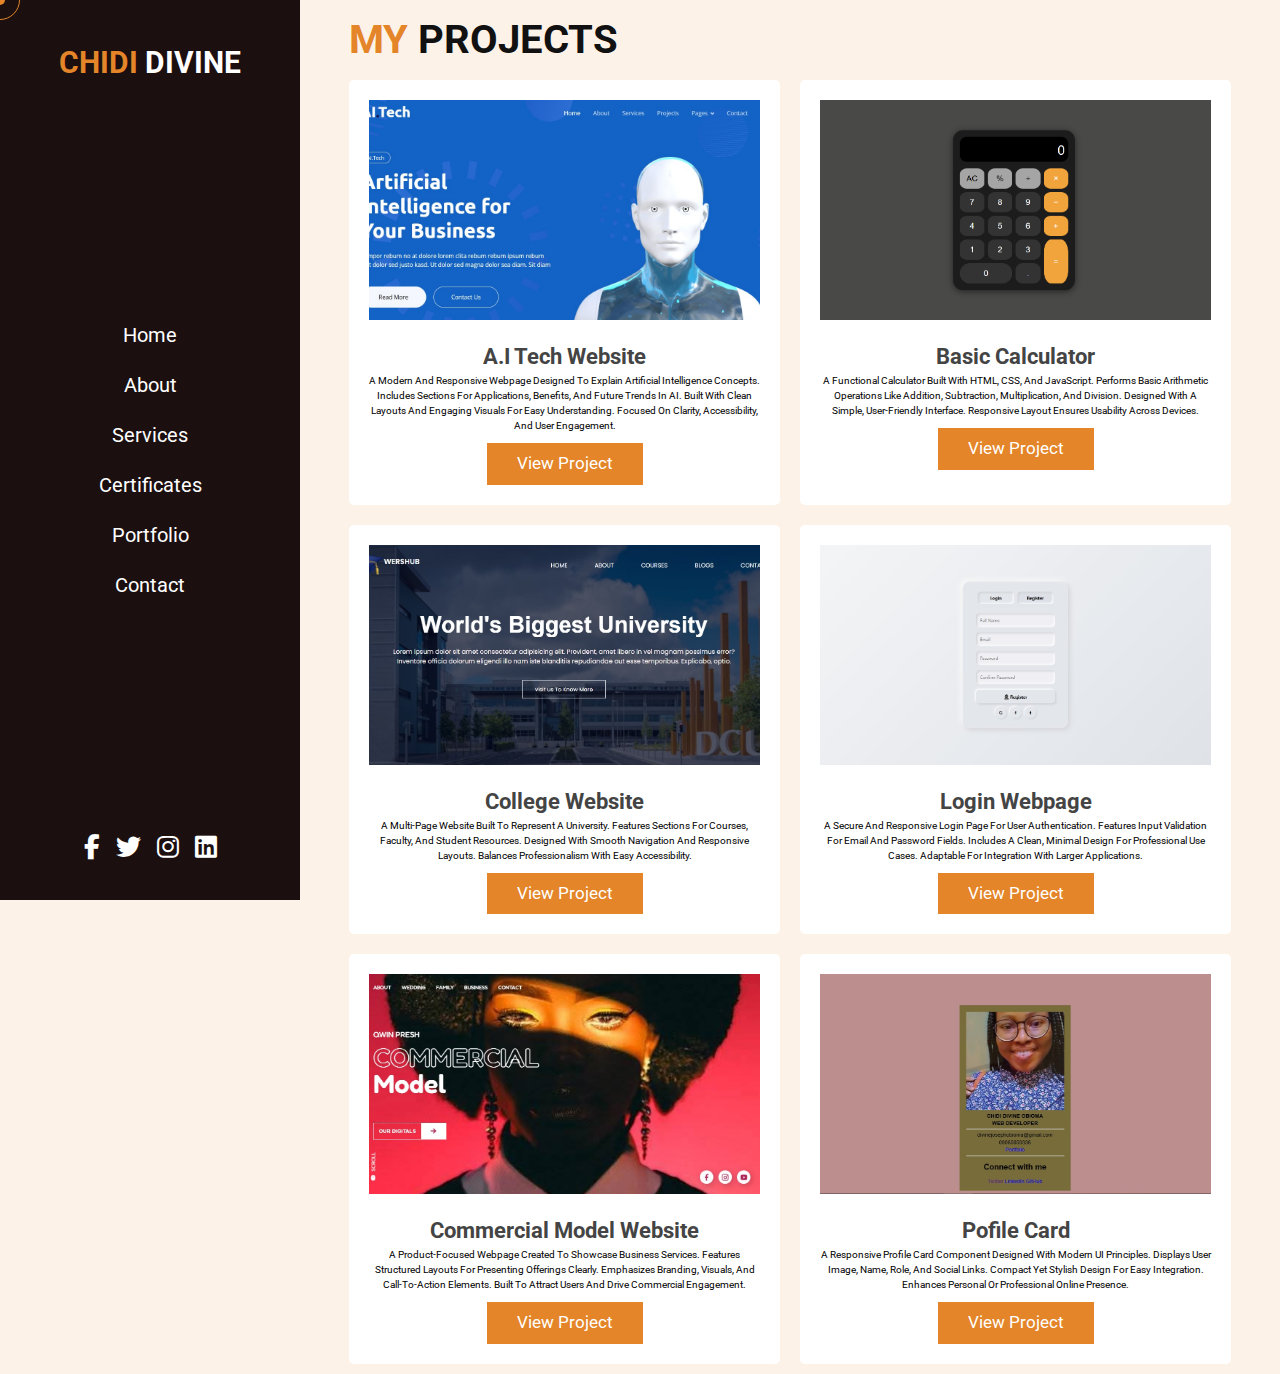
<file: projects.html>
<!DOCTYPE html>
<html lang="en">
<head>
    <meta charset="UTF-8">
    <meta name="viewport" content="width=device-width, initial-scale=1.0">
    <title>Contact - Chidi Divine</title>
    <link rel="stylesheet" href="style.css">
    <link rel="stylesheet" href="https://cdnjs.cloudflare.com/ajax/libs/font-awesome/6.4.0/css/all.min.css">
</head>
<body>



    <!--custom cursors -->
<div class="cursor-1"></div>
<div class="cursor-2"></div>
  
 <div id="menu-bars" class="fas fa-bars"></div>


<!-- Header Section -->

<header>
    
    <a href="#" class="logo"><span>Chidi</span> Divine </a>
    <nav class="navbar">   
        <a href="index.html">home</a>
        <a href="about.html">about</a>
        <a href="services.html">services</a>
        <a href="certificates.html">certificates</a>
        <a href="projects.html">portfolio</a>
        <a href="contact.html">contact</a>
    </nav>
    <div class="follow">
        <a href="https://web.facebook.com/me/" class="fab fa-facebook-f"></a>
        <a href="#" class="fab fa-twitter"></a>
        <a href="#" class="fab fa-instagram"></a>
        <a href="#" class="fab fa-linkedin"></a>
    </div>
    
</header>
<!--header section end -->

<!--projects section starts -->

<section class="projects" id="projects">
    <h1 class="heading"> <span>My </span> Projects </h1>
        <div class="box-container">

            <div class="box">
                <img src="images/ARTIFICIAL IMAGE.jpg" alt="">
                <h3>A.I Tech Website</h3>
                <p>A modern and responsive webpage designed to explain Artificial Intelligence concepts.
                    Includes sections for applications, benefits, and future trends in AI.
                    Built with clean layouts and engaging visuals for easy understanding.
                    Focused on clarity, accessibility, and user engagement.</p>
                <a href="https://divine-obioma.github.io/artificial-intelligence-webpage/" class="btn">View Project</a>
            </div>

            <div class="box">
                <img src="images/CALCULATOR IMAGE.png" alt="">
                <h3>Basic Calculator</h3>
                <p>A functional calculator built with HTML, CSS, and JavaScript.
                    Performs basic arithmetic operations like addition, subtraction, multiplication, and division.
                    Designed with a simple, user-friendly interface.
                    Responsive layout ensures usability across devices.</p>
                <a href="https://divine-obioma.github.io/basic-calculator/" class="btn">View Project</a>
            </div>

            <div class="box">
                <img src="images/SCHOOL WEBSITE IMAGE.jpg" alt="">
                <h3>College Website</h3>
                <p>A multi-page website built to represent a university.
                    Features sections for courses, faculty, and student resources.
                    Designed with smooth navigation and responsive layouts.
                    Balances professionalism with easy accessibility.
                </p>
                <a href="https://divine-obioma.github.io/college-website/" class="btn">View Project</a>
            </div>

            <div class="box">
                <img src="images/LOGIN-WEB-PAGE.jpg" alt="">
                <h3>Login Webpage</h3>
                <p>A secure and responsive login page for user authentication.
                    Features input validation for email and password fields.
                    Includes a clean, minimal design for professional use cases.
                    Adaptable for integration with larger applications.</p>
                <a href="https://divine-obioma.github.io/login-web-page/" class="btn">View Project</a>
            </div>

            <div class="box">
                <img src="images/MODEL WEBSITE IMAGE.jpg" alt="">
                <h3>Commercial Model website</h3>
                <p>A product-focused webpage created to showcase business services.
                    Features structured layouts for presenting offerings clearly.
                    Emphasizes branding, visuals, and call-to-action elements.
                    Built to attract users and drive commercial engagement.</p>
                <a href="https://divine-obioma.github.io/commercial-model-webpage/" class="btn">View Project</a>
            </div>

            <div class="box">
                <img src="images/PROFILE CARD IMAGE.jpg" alt="">
                <h3>Pofile Card</h3>
                <p>A responsive profile card component designed with modern UI principles.
                    Displays user image, name, role, and social links.
                    Compact yet stylish design for easy integration.
                    Enhances personal or professional online presence.</p>
                <a href="https://divine-obioma.github.io/profile-card/" class="btn">View Project</a>
            </div>
            
        </div>
</section>
<!--projects section ends -->
    
    <script src="script.js"></script>
</body>
</html>
</file>
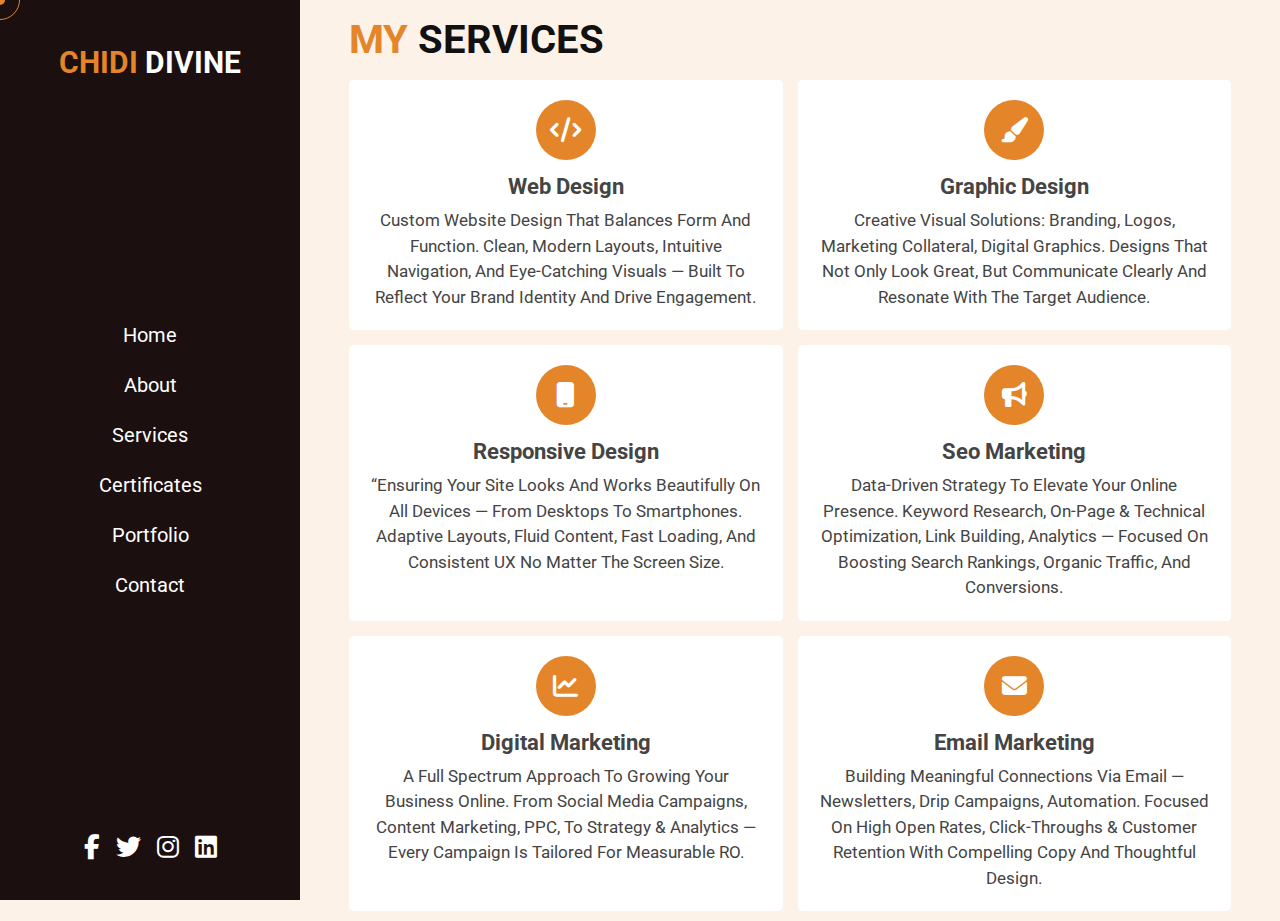
<file: services.html>
<!DOCTYPE html>
<html lang="en">
<head>
    <meta charset="UTF-8">
    <meta name="viewport" content="width=device-width, initial-scale=1.0">
    <title>Contact - Chidi Divine</title>
    <link rel="stylesheet" href="style.css">
    <link rel="stylesheet" href="https://cdnjs.cloudflare.com/ajax/libs/font-awesome/6.4.0/css/all.min.css">
</head>
<body>



    <!--custom cursors -->
<div class="cursor-1"></div>
<div class="cursor-2"></div>
  
 <div id="menu-bars" class="fas fa-bars"></div>


<!-- Header Section -->

<header>
    
    <a href="#" class="logo"><span>Chidi</span> Divine </a>
    <nav class="navbar">   
        <a href="index.html">home</a>
        <a href="about.html">about</a>
        <a href="services.html">services</a>
        <a href="certificates.html">certificates</a>
        <a href="#portfolio">portfolio</a>
        <a href="contact.html">contact</a>
    </nav>
    <div class="follow">
        <a href="https://web.facebook.com/me/" class="fab fa-facebook-f"></a>
        <a href="#" class="fab fa-twitter"></a>
        <a href="#" class="fab fa-instagram"></a>
        <a href="#" class="fab fa-linkedin"></a>
    </div>
    
</header>
<!--header section end -->

<!-- Service Section starts -->
<section class="service" id="service">
    <h1 class="heading"> <span>My </span> Services </h1>

        <div class="box-container">

            <div class="box">
                <i class="fas fa-code"></i>
                <h3>Web Design</h3>
                <p>Custom website design that balances form and function. Clean, modern layouts, intuitive navigation, and eye-catching visuals — built to reflect your brand identity and drive engagement.</p>
            </div>


            <div class="box">
                <i class="fas fa-paint-brush"></i>
                <h3>Graphic Design</h3>
                <p>Creative visual solutions: branding, logos, marketing collateral, digital graphics. Designs that not only look great, but communicate clearly and resonate with the target audience.</p>
            </div>

            <div class="box">
                <i class="fas fa-mobile"></i>
                <h3>responsive Design</h3>
                <p>“Ensuring your site looks and works beautifully on all devices — from desktops to smartphones. Adaptive layouts, fluid content, fast loading, and consistent UX no matter the screen size.</p>
            </div>
            
            <div class="box">
                <i class="fas fa-bullhorn"></i>
                <h3>Seo Marketing</h3>
                <p>Data-driven strategy to elevate your online presence. Keyword research, on-page & technical optimization, link building, analytics — focused on boosting search rankings, organic traffic, and conversions.</p>
            </div>

            <div class="box">
                <i class="fas fa-chart-line"></i>
                <h3>Digital Marketing</h3>
                <p>A full spectrum approach to growing your business online. From social media campaigns, content marketing, PPC, to strategy & analytics — every campaign is tailored for measurable RO.</p>
            </div>

            <div class="box">
                <i class="fas fa-envelope"></i>
                <h3>Email Marketing</h3>
                <p>Building meaningful connections via email — newsletters, drip campaigns, automation. Focused on high open rates, click-throughs & customer retention with compelling copy and thoughtful design.</p>
            </div>

            
        </div>
</section>
<!-- Service Section ends -->

    
    <script src="script.js"></script>
</body>
</html>
</file>
<file: style.css>
@import url("https://fonts.googleapis.com/css2?family=Roboto:ital,wght@0,100..900;1,100..900&display=swap");

:root{
    --main-color:#e38528;
}

*{
    font-family: 'Roboto', sans-serif;
    margin:0; padding:0;
    box-sizing: border-box;
    outline: none; border:none;
    text-decoration: none;
    text-transform: capitalize;
    transition: all .2s linear;
    line-height: 1.5;
}

html{
    font-size: 62.5%;
    overflow-x: hidden;
    scroll-behavior: smooth;
}

body{
    background: #fcf2e8;
    padding-left: 30rem;
}

section{
   padding:1rem 5%;
   min-height: 100vh;
}

.heading{
    font-size: 4rem;
    padding-bottom: 1rem;
    color: #111;
    text-transform: uppercase;
}

.heading span{
    color: var(--main-color);
    text-transform: uppercase;
}


.btn{
    display: inline-block;
    margin-top: 1rem;
    padding: .8rem 3rem;
    background: var(--main-color);
    color: #fff;
    cursor: pointer;
    font-size: 1.7rem;
}
.btn:hover{
    background: #111;
    letter-spacing: .2rem;
}

header{
    position: fixed;
    top:0; left:0; bottom:0;
    background: #1b0f0f;
    display: flex;
    flex-direction: column;
    align-items: center;
    justify-content: space-between;
    z-index: 1000;
    flex-flow: column;
    padding:4rem 2rem;
    width: 30rem;
    text-align: center;
}

header .logo{
    text-transform: uppercase;
    color: #fff;
    font-size: 3rem;
    font-weight: bolder;
}

header .logo span{
    text-transform: uppercase;
    color: var(--main-color);
}   

header .navbar a{
    display: block;
    font-size: 2rem;
    color: #fff;
    margin: 2rem 0;

}

header .navbar a:hover{
    letter-spacing: .2rem;
    color: var(--main-color);
}

header .follow a{
    font-size: 2.5rem;
    color: #fff;
    margin:0 .7rem;    
}

header .follow a:hover{
    color: var(--main-color);
}




#menu-bars{
    position: fixed;
    top:1rem; right: 1rem;
    z-index: 10000;
    background: var(--main-color);
    color: #fff;
    border-radius: .5rem;
    padding:1rem 1.5rem;
    font-size: 3rem;
    cursor: pointer;
    display: none;
}

.cursor-1{
    position: absolute;
    top:0; left:0;
    height:1rem; width:1rem;
    background: var(--main-color);
    pointer-events: none;
    transform: translate(-50%, -50%);
    border-radius: 50%;
    z-index: 10000;
}

.cursor-1.active{
    height:7rem;
    width:7rem;
    opacity: .3;
}

.cursor-2{
    position: absolute;
    top:0; left:0;
    height:4rem; width:4rem;
    border: .1rem solid var(--main-color);
    pointer-events: none;
    transform: translate(-50%, -50%);
    border-radius: 50%;
    z-index: 10000;
    transition: .3s linear;
}

.cursor-2.active{
   display: none;
}

.home{
    display: flex;
    align-items: center;
    flex-wrap: wrap;
    gap: 1.5rem;
}


.home .image{
    flex:1 1 40rem;

}

.home .image img{
    width: 100%;
    border-radius: 50%;
    box-shadow: 0 0 40px 10px #e38528;
    transition: transform 0.6s ease;
}



.home .image img:hover{
    box-shadow: 0 0 80px 20px #e38528;
    transform: scale(1.05);
}
.home .content{
    flex:1 1 40rem;
}


.home .content .hi{
    font-size: 2rem;
    color: var(--main-color);
}
.home .content h3{
    font-size: 4.5rem;
    color: #111;
    text-transform: uppercase;
}

.home .content h3 span{
    color: var(--main-color);
    text-transform: uppercase;
}

.home .content .info{
    font-size: 2.5rem;
    color: #111;
    padding: .5rem 0;
}

.home .content .text{
    font-size: 1.7rem;
    color: #666;
    padding: .5rem 0;
}

.about .row-1{
    display: flex;
    flex-wrap: wrap;
    gap:1.5rem;
    padding-bottom: 2rem;
}

.about .row-1 .image{
    flex:1 1 25rem;
}

.about .row-1 .image img{
    width: 100%;
    height: 100%;
    object-fit: cover;
    border: 1rem solid #fff;
    border-radius: .5rem;
    box-shadow: 0 .5rem 1rem rgba(247, 6, 6, 0.1);
}

.about .row-1 .content{
    flex:1 1 60rem;
}

.about .row-1 .content h3{
    color: #333;
    font-size: 3.5rem;
}

.about .row-1 .content p{
    color: #666;
    font-size: 1.7rem;
    padding: .5rem 0;
}

.about .row-1 .content .box-container{
    display: flex;
    flex-wrap: wrap;
    gap: 1.5rem;
    padding: 0.5rem 0;
}
.about .row-1 .content .box-container .box{
    flex: 1 1 20rem;
}

.about .row-1 .content .box-container .box span{
color: var(--main-color);
}

.about .row-2{
    display: flex;
    flex-wrap: wrap;
    gap: 1.5rem;
    align-items:center;
}

.about .row-2 .skills{
    flex: 1 1 40rem;
}

.about .row-2 .skills .progress{
    padding:1rem 0;
}


.about .row-2 .progress{
    padding: 1.5rem 0;
}

.about .row-2 .skills .progress h3{
    display: flex;
    justify-content: space-between;
    padding: .7rem 0;
    font-size: 1.7rem;
    color: #111;
    font-weight: 400;
}
    

.about .row-2 .skills .progress .bar{
    width: 100%;
    background: #ccc;
    overflow: hidden;
    border-radius: 50rem;
    height: 1rem;
}

.about .row-2 .skills .progress .bar span{
    display: block;
    height: 100%;
    background: var(--main-color);
    border-radius: 50rem;
}


.about .row-2 .skills .progress:nth-child(1) .bar span{
    width: 100%;
}
.about .row-2 .skills .progress:nth-child(2) .bar span{
    width: 95%;
}
.about .row-2 .skills .progress:nth-child(3) .bar span{
    width: 80%;
}
.about .row-2 .skills .progress:nth-child(4) .bar span{
    width: 75%;
}
.about .row-2 .skills .progress:nth-child(5) .bar span{
    width: 70%;
}
.about .row-2 .skills .progress:nth-child(6) .bar span{
    width: 75%;
}

.about .row-2 .skills .progress:nth-child(7) .bar span{
    width: 65%;
}

.about .row-2 .box-container{
    flex: 1 1 40rem;
    display: flex;
    flex-wrap: wrap;
    gap: 1.5rem;
}


.about .row-2 .box-container .box{
    flex: 1 1 15rem;
    background: #fff;
    padding: 3rem;
    border-radius: .5rem;
    box-shadow: 0 .5rem 1rem rgba(0,0,0,.1);
}


.about .row-2 .box-container .box h3{
    color: var(--main-color);
    font-size: 2rem;
    text-align: center;
}

.about .row-2 .box-container .box p{
    color: #666;
    font-size: 1.7rem;
    padding-top: .5rem 0;
    text-align: center;
}

.service .box-container{
    display: flex;
    flex-wrap: wrap;
    gap: 1.5rem;
}

.service .box-container .box{
    flex:1 1 30rem;
    text-align: center;
    padding: 2rem;
    background: #fff;
    border-radius: .5rem;
    box-shadow:0 .5rem 1rem rgb(red, green, blue);
}


.service .box-container .box i{
    height: 6rem;
    width: 6rem;
    line-height: 6rem;
    font-size: 2.5rem;
    color: #fff;
    background: var(--main-color);
    border-radius: 50%;
}


.service .box-container .box h3{
color: #444;
font-size: 2.2rem;
padding-top: 1rem;

}

.service .box-container .box p{
color: #444;
font-size: 1.7rem;
padding-top: .5rem;

}

.certificates .box-container{
    display: flex;
    flex-wrap: wrap;
    gap: 1.5rem;
    justify-content: center;

}


.certificates .box-container .box{
    flex: 1 1 30rem;
    text-align: center;
    border-radius: .5rem;
    transition: transform 0.3s ease;
}




.certificates .box-container .box img{
    width: 400px;         /* or any size you prefer */
    height: 300px;        /* or any size you prefer */
    object-fit: cover;
    border-radius: .5rem;
    box-shadow: 0 .5rem 1rem rgba(0,0,0,.1);
    display: block;
    margin: 0 auto;
    transition: transform 0.3s ease;
}


.certificates .box-container .box img:hover{
    transform: scale(1.05);
}


.certificates .box-container .box h3 {
    font-size: 2rem;
    color: #fff;
    text-align: center;
    margin-bottom: 1rem;
    font-weight: 600;
    background-color: #e38528;
    border-radius: 5rem;
}

.projects .box-container{
     display: grid;
    grid-template-columns: repeat(2, 1fr); /* Two columns */
    gap: 2rem; /* Space between boxes */
    justify-items: stretch;
    flex-wrap: wrap;
}

.projects .box-container .box {
    flex: 1 1 22rem;   /* Reduced from 30rem */
    text-align: center;
    padding: 2rem;
    background: #fff;
    border-radius: .5rem;
    box-shadow: 0 .5rem 1rem rgb(red, green, blue);
}

.projects .box-container .box h3{
color: #444;
font-size: 2.2rem;
padding-top: 1rem;

}

.projedcts .box-container .box p{
color: #444;
font-size: 1.7rem;
padding-top: .5rem;

}

.projects .box-container .box img {
    width: 100%;           /* Fill the box horizontally */
    height: 220px;         /* Set a fixed height or use 'auto' */
    max-width: 100%;       /* Prevent overflow */
    padding: 0;            /* Remove horizontal padding */
    margin-bottom: 1rem;
    object-fit: cover;
    display: block;
}
}

.projects .box-container .box .btn a {
    display: inline-block;
    padding: 0.7rem 2.5rem;
    background: var(--main-color);
    color: #fff;
    font-size: 1.6rem;
    border-radius: 2rem;
    text-decoration: none;
    font-weight: 500;
    transition: background 0.3s, color 0.3s, box-shadow 0.3s;
    box-shadow: 0 .2rem .5rem rgba(0,0,0,.08);
}

.projects .box-container .box .btn a:hover {
    background: #111;
    color: #fff;
    box-shadow: 0 .4rem 1rem rgba(0,0,0,.15);
    letter-spacing: .1rem;
}

.contact .icons-container{
    display: flex;
    gap: 1.5rem;
    flex-wrap: wrap;
    padding-bottom: 2rem;
}

.contact .icons-container .icons{
    flex: 1 1 25rem;
    text-align: center;
    padding: 2rem;
    background: #fff;
    border-radius: .5rem;
    box-shadow:0 .5rem 1rem rgba(0,0,0,.1);
}


.contact .icons-container .icons i{
    height: 5rem;
    width:5rem;
    line-height: 5rem;
    font-size: 2rem;
    color: #fff;
    border-radius: 50%;
    background: var(--main-color);
}


.contact .icons-container .icons h3{
    color:#111;
    font-size: 1.7rem;
}


.contact .row{
    display: flex;
    flex-wrap: wrap;
    gap: 1.5rem;
}


.contact .row form{
    flex: 1 1 55rem;
    background:#fff;
    padding: 0 2rem;
    box-shadow: 0 .5rem 1rem rgba(0,0,0,.1);
    border-radius: .5rem;
}


.contact .row .map{
    flex: 1 1 25rem;
    border: 1rem solid #fff;
    box-shadow: 0 .5rem 1rem rgba(0,0,0,.1);
    border-radius: .5rem;
    width: 100%
}


.contact .row form .box,
.contact .row form .box textarea{
    width: 100%;
    border-bottom: .1rem solid #333;
    color: #333;
    text-transform: none;
    font-size: 1.7rem;
    padding: 1rem 0;
    margin: 1rem 0;
}


.contact .row form .box:focus,
.contact .row form textarea:focus{
    border-color: var(--main-color);
}


.contact .row form .box:placeholder,
.contact .row form textarea:placeholder{
    text-transform: capitalize;
}

.contact .row form textarea{
    height: 20rem;
    resize: none;
}

.contact .row form .btn{
    margin-top: 0;
    margin-bottom: 1.5rem;
}












/*media queries */
@media (max-width: 991px){
 html{
        font-size: 55%;
    }
    body{
        padding: 0;
    }
    #menu-bars{
        display: initial;
     }

     header{
        left:-120%;
    }

    header.active{
        left:0%;
    } 
    
    .cursor-1,
    .cursor-2{
        display: none;
    }   

}

@media (max-width:450px){
    html{
        font-size: 50%
    }

    header{
        width: 100%;
    }


}
</file>
